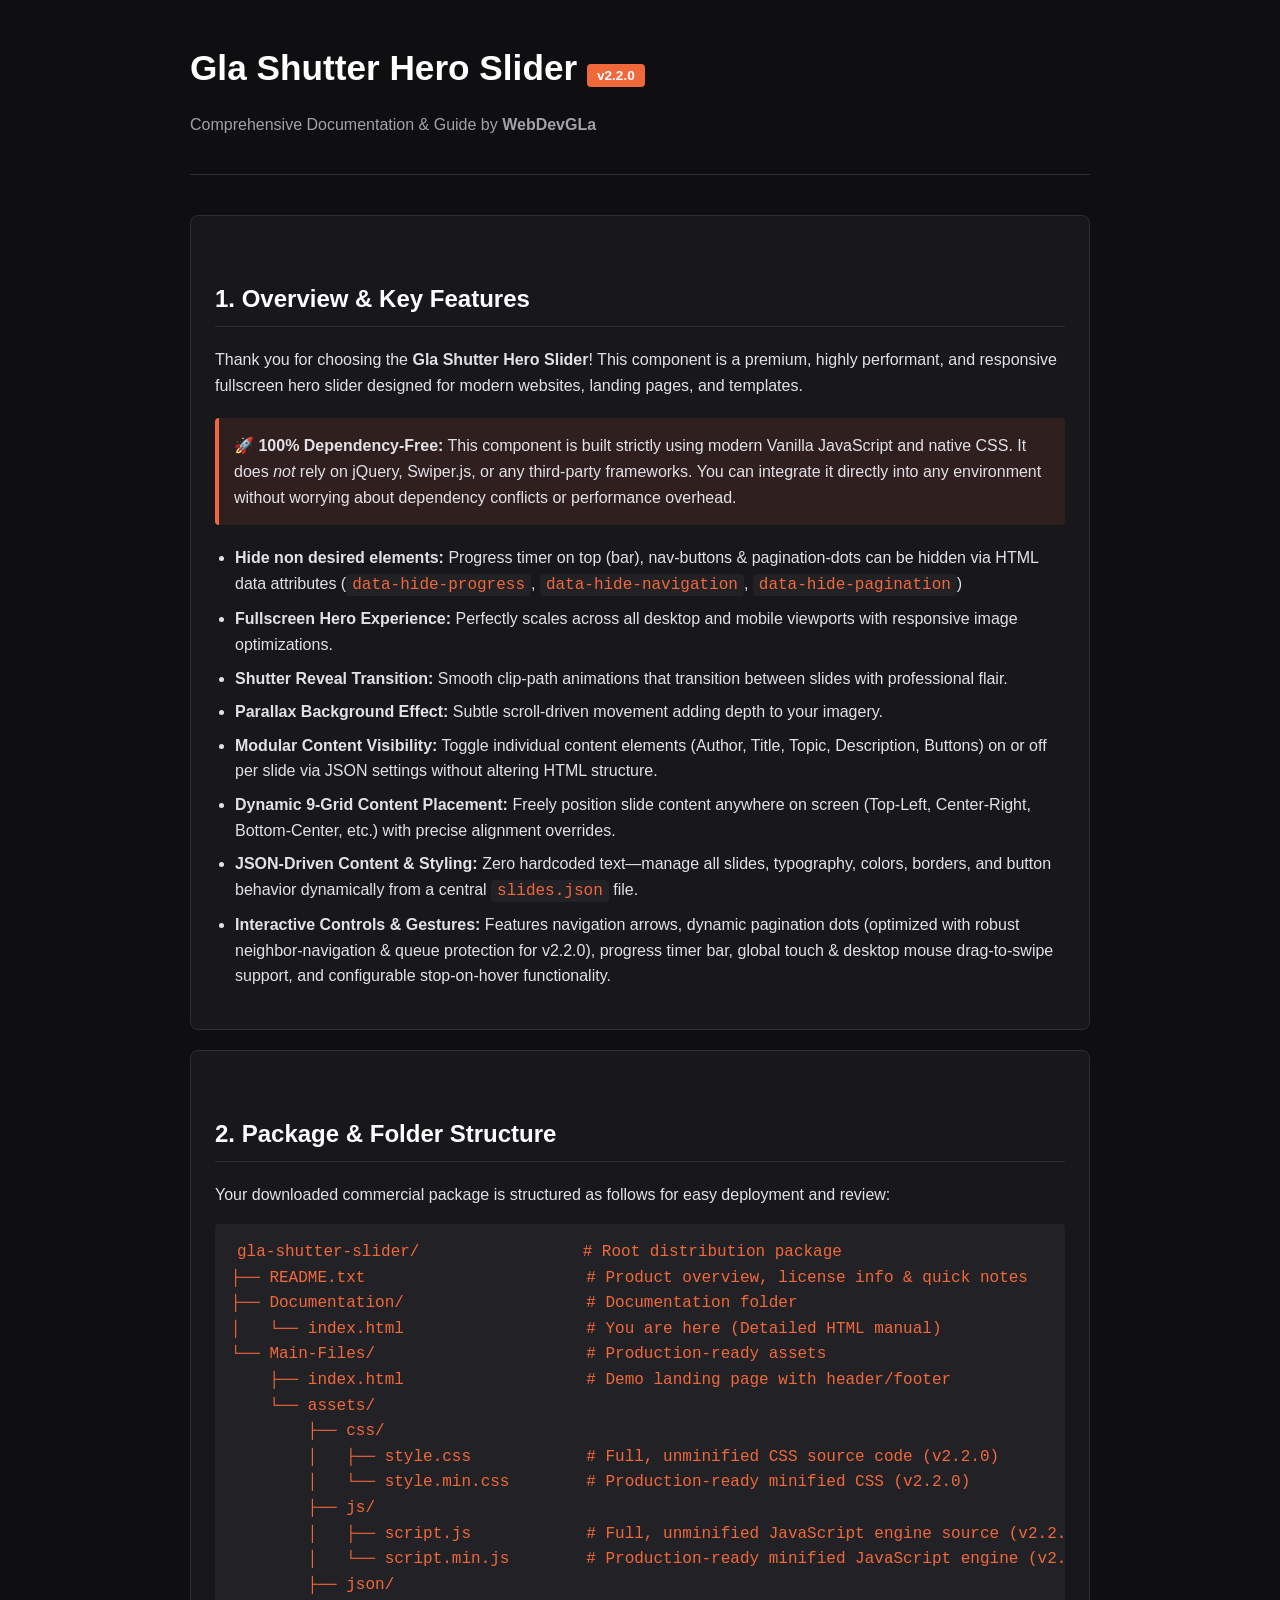
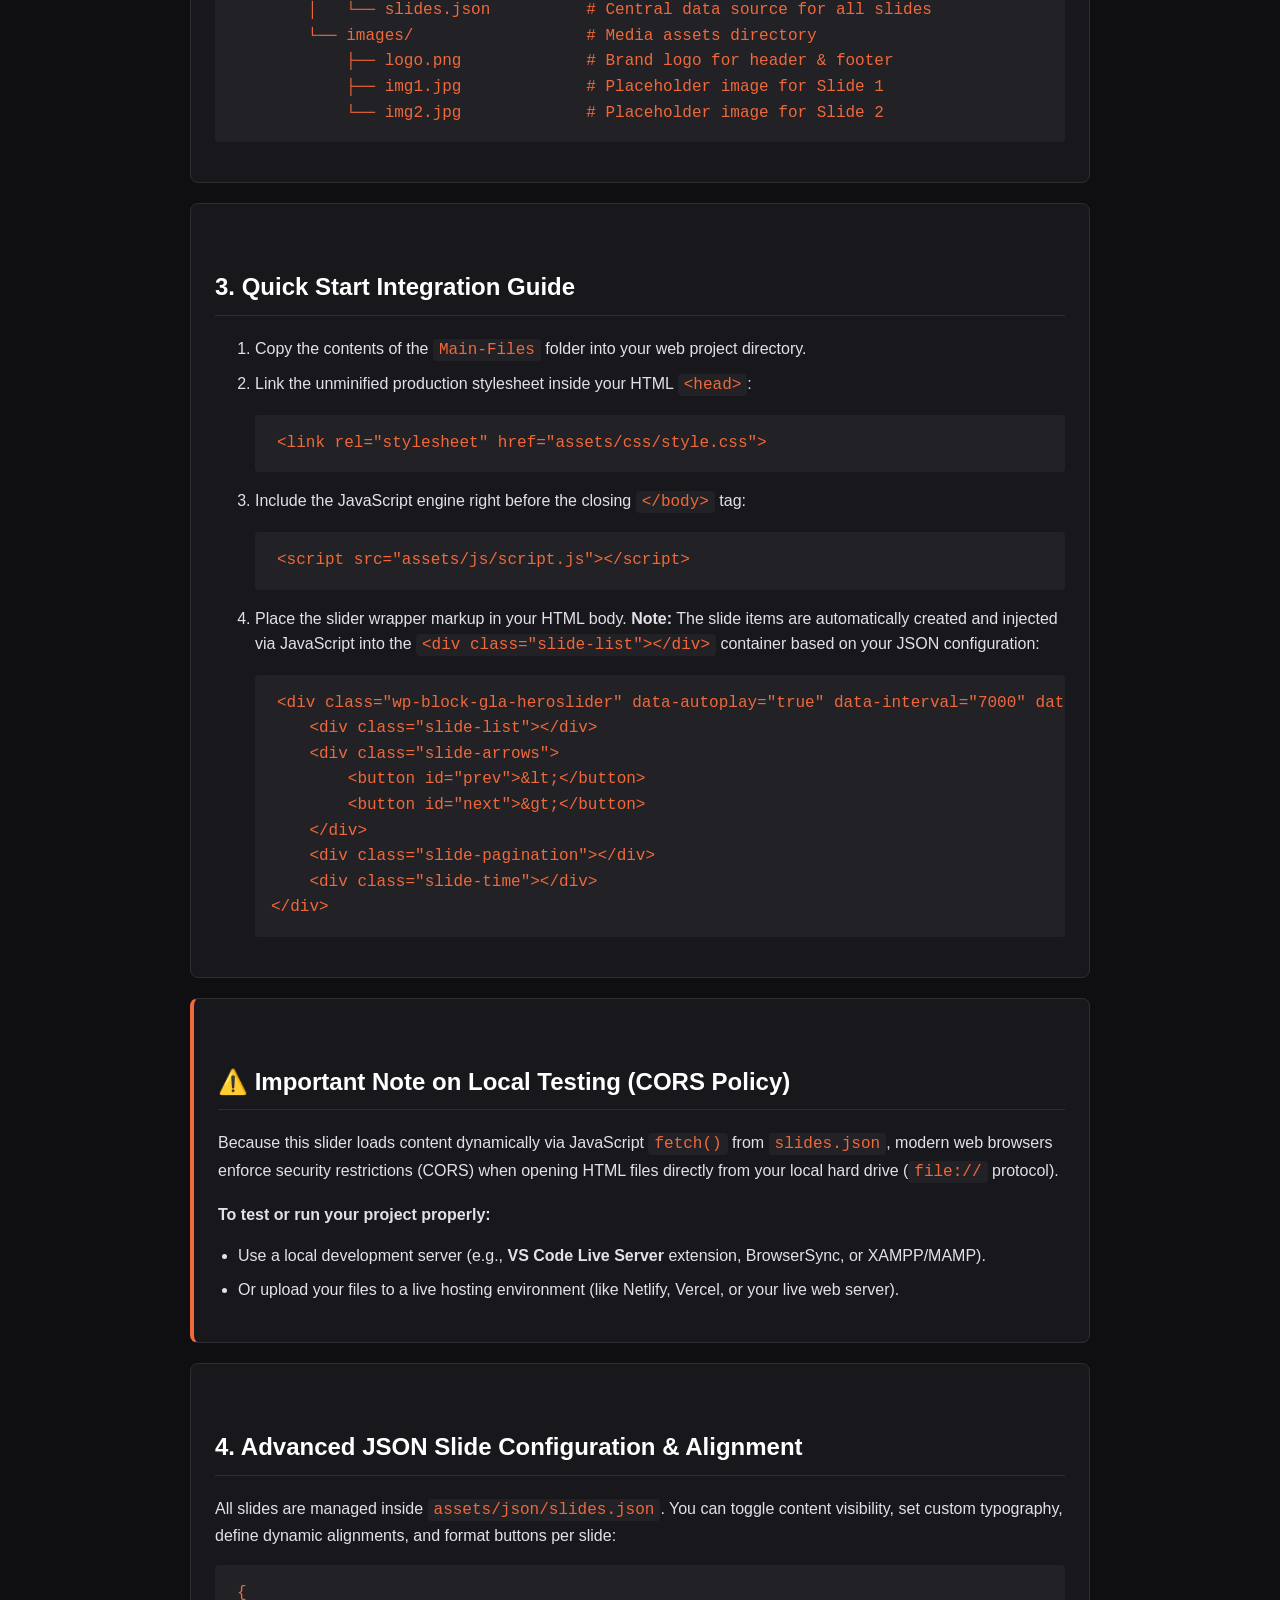
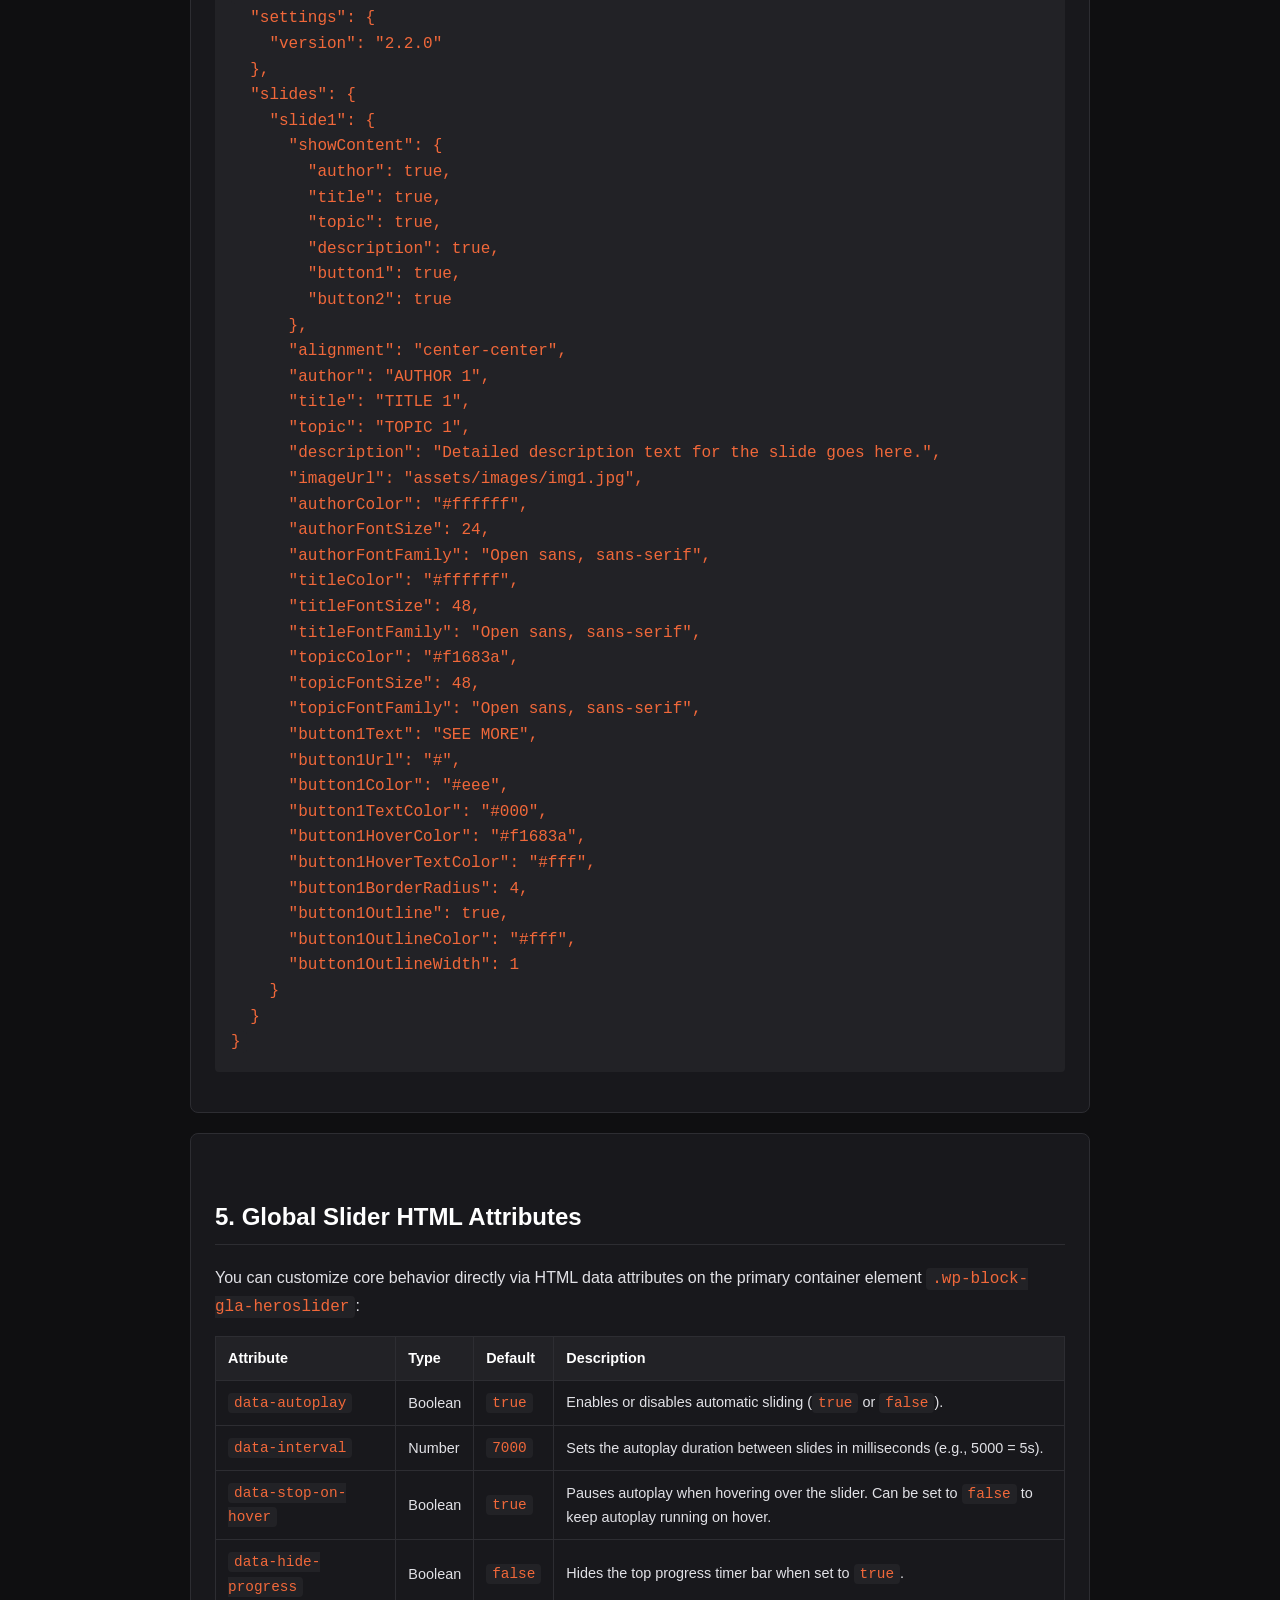
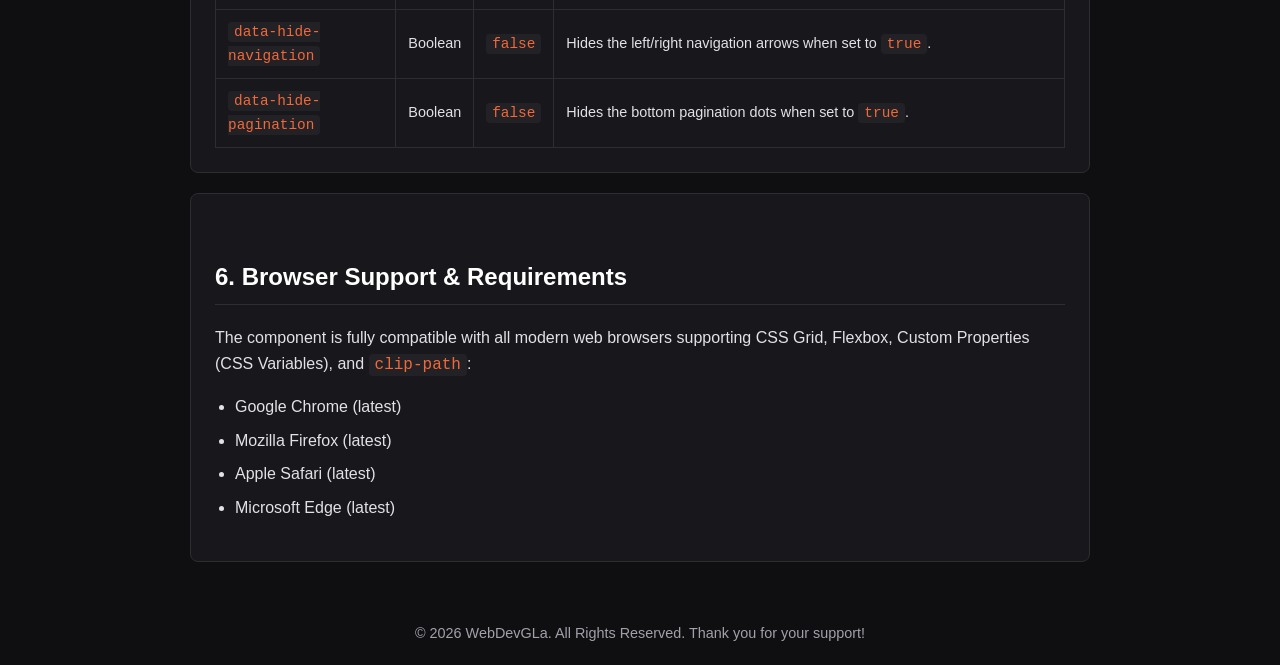
<file: Documentation/index.html>
<!doctype html>
<html lang="en">
	<head>
		<meta charset="UTF-8" />
		<meta name="viewport" content="width=device-width, initial-scale=1.0" />
		<title>Documentation - Gla Shutter Hero Slider</title>
		<style>
			:root {
				--primary: #f1683a;
				--bg: #0f0f11;
				--card-bg: #18181c;
				--text: #e1e1e6;
				--text-muted: #a1a1aa;
				--code-bg: #222226;
			}
			body {
				font-family:
					-apple-system, BlinkMacSystemFont, 'Segoe UI', Roboto,
					Helvetica, Arial, sans-serif;
				background-color: var(--bg);
				color: var(--text);
				line-height: 1.6;
				margin: 0;
				padding: 40px 20px;
			}
			.container {
				max-width: 900px;
				margin: 0 auto;
			}
			header {
				border-bottom: 1px solid #2d2d32;
				padding-bottom: 20px;
				margin-bottom: 40px;
			}
			h1 {
				color: #fff;
				font-size: 2.2rem;
				margin: 0 0 10px 0;
			}
			.badge {
				background-color: var(--primary);
				color: #fff;
				padding: 4px 10px;
				border-radius: 4px;
				font-size: 0.85rem;
				font-weight: 600;
			}
			h2 {
				color: #fff;
				border-bottom: 1px solid #2d2d32;
				padding-bottom: 8px;
				margin-top: 40px;
			}
			.card {
				background-color: var(--card-bg);
				border: 1px solid #2d2d32;
				border-radius: 8px;
				padding: 24px;
				margin-bottom: 20px;
			}
			code,
			pre {
				font-family: 'Fira Code', Monaco, Consolas, monospace;
				background-color: var(--code-bg);
				border-radius: 4px;
			}
			code {
				padding: 2px 6px;
				color: var(--primary);
			}
			pre {
				padding: 16px;
				overflow-x: auto;
				color: #f8f8f2;
			}
			ul {
				padding-left: 20px;
			}
			li {
				margin-bottom: 8px;
			}
			table {
				width: 100%;
				border-collapse: collapse;
				margin-top: 15px;
			}
			th,
			td {
				border: 1px solid #2d2d32;
				padding: 10px 12px;
				text-align: left;
				font-size: 0.9rem;
			}
			th {
				background-color: #222226;
				color: #fff;
			}
			footer {
				margin-top: 60px;
				text-align: center;
				color: var(--text-muted);
				font-size: 0.9rem;
			}
		</style>
	</head>
	<body>
		<div class="container">
			<header>
				<h1>
					Gla Shutter Hero Slider <span class="badge">v2.2.0</span>
				</h1>
				<p style="color: var(--text-muted)">
					Comprehensive Documentation & Guide by
					<strong>WebDevGLa</strong>
				</p>
			</header>

			<section class="card">
				<h2>1. Overview & Key Features</h2>
				<p>
					Thank you for choosing the
					<strong>Gla Shutter Hero Slider</strong>! This component is
					a premium, highly performant, and responsive fullscreen hero
					slider designed for modern websites, landing pages, and
					templates.
				</p>
				<div
					class="doc-badge"
					style="
						background: rgba(241, 104, 58, 0.1);
						border-left: 4px solid #f1683a;
						padding: 15px;
						margin: 20px 0;
						border-radius: 4px;
					"
				>
					<strong>🚀 100% Dependency-Free:</strong>
					This component is built strictly using modern Vanilla
					JavaScript and native CSS. It does <em>not</em> rely on
					jQuery, Swiper.js, or any third-party frameworks. You can
					integrate it directly into any environment without worrying
					about dependency conflicts or performance overhead.
				</div>
				<ul>
					<li>
						<strong>Hide non desired elements:</strong> Progress
						timer on top (bar), nav-buttons & pagination-dots can be
						hidden via HTML data attributes
						(<code>data-hide-progress</code>,
						<code>data-hide-navigation</code>,
						<code>data-hide-pagination</code>)
					</li>

					<li>
						<strong>Fullscreen Hero Experience:</strong> Perfectly
						scales across all desktop and mobile viewports with
						responsive image optimizations.
					</li>
					<li>
						<strong>Shutter Reveal Transition:</strong> Smooth
						clip-path animations that transition between slides with
						professional flair.
					</li>
					<li>
						<strong>Parallax Background Effect:</strong> Subtle
						scroll-driven movement adding depth to your imagery.
					</li>
					<li>
						<strong>Modular Content Visibility:</strong> Toggle
						individual content elements (Author, Title, Topic,
						Description, Buttons) on or off per slide via JSON
						settings without altering HTML structure.
					</li>
					<li>
						<strong>Dynamic 9-Grid Content Placement:</strong>
						Freely position slide content anywhere on screen
						(Top-Left, Center-Right, Bottom-Center, etc.) with
						precise alignment overrides.
					</li>
					<li>
						<strong>JSON-Driven Content & Styling:</strong> Zero
						hardcoded text—manage all slides, typography, colors,
						borders, and button behavior dynamically from a central
						<code>slides.json</code> file.
					</li>
					<li>
						<strong>Interactive Controls & Gestures:</strong>
						Features navigation arrows, dynamic pagination dots
						(optimized with robust neighbor-navigation & queue
						protection for v2.2.0), progress timer bar, global touch
						& desktop mouse drag-to-swipe support, and configurable
						stop-on-hover functionality.
					</li>
				</ul>
			</section>

			<section class="card">
				<h2>2. Package & Folder Structure</h2>
				<p>
					Your downloaded commercial package is structured as follows
					for easy deployment and review:
				</p>
				<pre><code>gla-shutter-slider/                 # Root distribution package
├── README.txt                       # Product overview, license info & quick notes
├── Documentation/                   # Documentation folder
│   └── index.html                   # You are here (Detailed HTML manual)
└── Main-Files/                      # Production-ready assets
    ├── index.html                   # Demo landing page with header/footer
    └── assets/
        ├── css/
        │   ├── style.css            # Full, unminified CSS source code (v2.2.0)
        │   └── style.min.css        # Production-ready minified CSS (v2.2.0)
        ├── js/
        │   ├── script.js            # Full, unminified JavaScript engine source (v2.2.0)
        │   └── script.min.js        # Production-ready minified JavaScript engine (v2.2.0)
        ├── json/
        │   └── slides.json          # Central data source for all slides
        └── images/                  # Media assets directory
            ├── logo.png             # Brand logo for header & footer
            ├── img1.jpg             # Placeholder image for Slide 1
            └── img2.jpg             # Placeholder image for Slide 2</code></pre>
			</section>

			<section class="card">
				<h2>3. Quick Start Integration Guide</h2>
				<ol>
					<li>
						Copy the contents of the <code>Main-Files</code> folder
						into your web project directory.
					</li>
					<li>
						Link the unminified production stylesheet inside your
						HTML <code>&lt;head&gt;</code>:
						<pre><code>&lt;link rel="stylesheet" href="assets/css/style.css"&gt;</code></pre>
					</li>
					<li>
						Include the JavaScript engine right before the closing
						<code>&lt;/body&gt;</code> tag:
						<pre><code>&lt;script src="assets/js/script.js"&gt;&lt;/script&gt;</code></pre>
					</li>
					<li>
						Place the slider wrapper markup in your HTML body.
						<strong>Note:</strong> The slide items are automatically
						created and injected via JavaScript into the
						<code>&lt;div class="slide-list"&gt;&lt;/div&gt;</code>
						container based on your JSON configuration:
						<pre><code>&lt;div class="wp-block-gla-heroslider" data-autoplay="true" data-interval="7000" data-stop-on-hover="true"&gt;
    &lt;div class="slide-list"&gt;&lt;/div&gt;
    &lt;div class="slide-arrows"&gt;
        &lt;button id="prev"&gt;&amp;lt;&lt;/button&gt;
        &lt;button id="next"&gt;&amp;gt;&lt;/button&gt;
    &lt;/div&gt;
    &lt;div class="slide-pagination"&gt;&lt;/div&gt;
    &lt;div class="slide-time"&gt;&lt;/div&gt;
&lt;/div&gt;</code></pre>
					</li>
				</ol>
			</section>

			<section class="card" style="border-left: 4px solid var(--primary)">
				<h2>⚠️ Important Note on Local Testing (CORS Policy)</h2>
				<p>
					Because this slider loads content dynamically via JavaScript
					<code>fetch()</code> from <code>slides.json</code>, modern
					web browsers enforce security restrictions (CORS) when
					opening HTML files directly from your local hard drive
					(<code>file://</code> protocol).
				</p>
				<p><strong>To test or run your project properly:</strong></p>
				<ul>
					<li>
						Use a local development server (e.g.,
						<strong>VS Code Live Server</strong> extension,
						BrowserSync, or XAMPP/MAMP).
					</li>
					<li>
						Or upload your files to a live hosting environment (like
						Netlify, Vercel, or your live web server).
					</li>
				</ul>
			</section>

			<section class="card">
				<h2>4. Advanced JSON Slide Configuration & Alignment</h2>
				<p>
					All slides are managed inside
					<code>assets/json/slides.json</code>. You can toggle content
					visibility, set custom typography, define dynamic
					alignments, and format buttons per slide:
				</p>
				<pre><code>{
  "settings": {
    "version": "2.2.0"
  },
  "slides": {
    "slide1": {
      "showContent": {
        "author": true,
        "title": true,
        "topic": true,
        "description": true,
        "button1": true,
        "button2": true
      },
      "alignment": "center-center",
      "author": "AUTHOR 1",
      "title": "TITLE 1",
      "topic": "TOPIC 1",
      "description": "Detailed description text for the slide goes here.",
      "imageUrl": "assets/images/img1.jpg",
      "authorColor": "#ffffff",
      "authorFontSize": 24,
      "authorFontFamily": "Open sans, sans-serif",
      "titleColor": "#ffffff",
      "titleFontSize": 48,
      "titleFontFamily": "Open sans, sans-serif",
      "topicColor": "#f1683a",
      "topicFontSize": 48,
      "topicFontFamily": "Open sans, sans-serif",
      "button1Text": "SEE MORE",
      "button1Url": "#",
      "button1Color": "#eee",
      "button1TextColor": "#000",
      "button1HoverColor": "#f1683a",
      "button1HoverTextColor": "#fff",
      "button1BorderRadius": 4,
      "button1Outline": true,
      "button1OutlineColor": "#fff",
      "button1OutlineWidth": 1
    }
  }
}</code></pre>
			</section>

			<section class="card">
				<h2>5. Global Slider HTML Attributes</h2>
				<p>
					You can customize core behavior directly via HTML data
					attributes on the primary container element
					<code>.wp-block-gla-heroslider</code>:
				</p>
				<table>
					<thead>
						<tr>
							<th>Attribute</th>
							<th>Type</th>
							<th>Default</th>
							<th>Description</th>
						</tr>
					</thead>
					<tbody>
						<tr>
							<td><code>data-autoplay</code></td>
							<td>Boolean</td>
							<td><code>true</code></td>
							<td>
								Enables or disables automatic sliding (<code
									>true</code
								>
								or <code>false</code>).
							</td>
						</tr>
						<tr>
							<td><code>data-interval</code></td>
							<td>Number</td>
							<td><code>7000</code></td>
							<td>
								Sets the autoplay duration between slides in
								milliseconds (e.g., 5000 = 5s).
							</td>
						</tr>
						<tr>
							<td><code>data-stop-on-hover</code></td>
							<td>Boolean</td>
							<td><code>true</code></td>
							<td>
								Pauses autoplay when hovering over the slider.
								Can be set to <code>false</code> to keep
								autoplay running on hover.
							</td>
						</tr>
						<tr>
							<td><code>data-hide-progress</code></td>
							<td>Boolean</td>
							<td><code>false</code></td>
							<td>
								Hides the top progress timer bar when set to
								<code>true</code>.
							</td>
						</tr>
						<tr>
							<td><code>data-hide-navigation</code></td>
							<td>Boolean</td>
							<td><code>false</code></td>
							<td>
								Hides the left/right navigation arrows when set
								to <code>true</code>.
							</td>
						</tr>
						<tr>
							<td><code>data-hide-pagination</code></td>
							<td>Boolean</td>
							<td><code>false</code></td>
							<td>
								Hides the bottom pagination dots when set to
								<code>true</code>.
							</td>
						</tr>
					</tbody>
				</table>
			</section>

			<section class="card">
				<h2>6. Browser Support & Requirements</h2>
				<p>
					The component is fully compatible with all modern web
					browsers supporting CSS Grid, Flexbox, Custom Properties
					(CSS Variables), and <code>clip-path</code>:
				</p>
				<ul>
					<li>Google Chrome (latest)</li>
					<li>Mozilla Firefox (latest)</li>
					<li>Apple Safari (latest)</li>
					<li>Microsoft Edge (latest)</li>
				</ul>
			</section>

			<footer>
				<p>
					&copy; 2026 WebDevGLa. All Rights Reserved. Thank you for
					your support!
				</p>
			</footer>
		</div>
	</body>
</html>
</file>
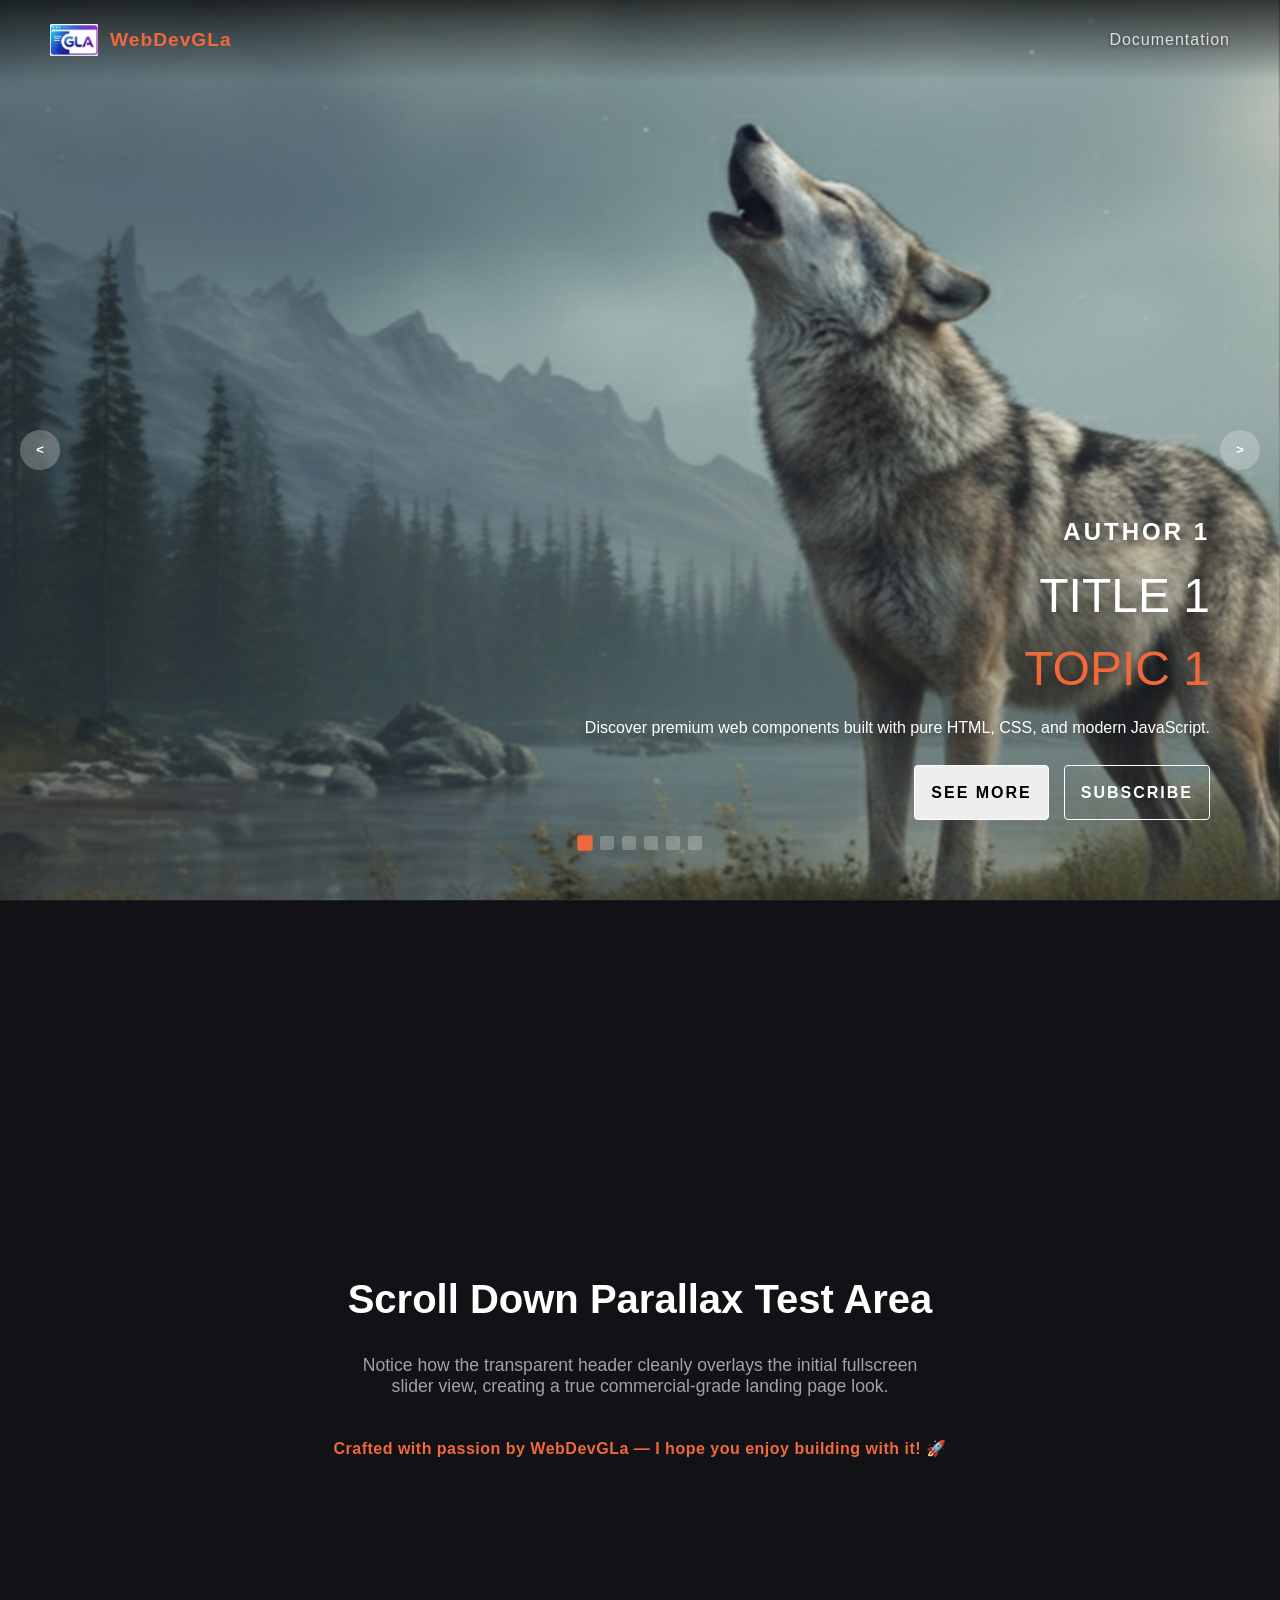
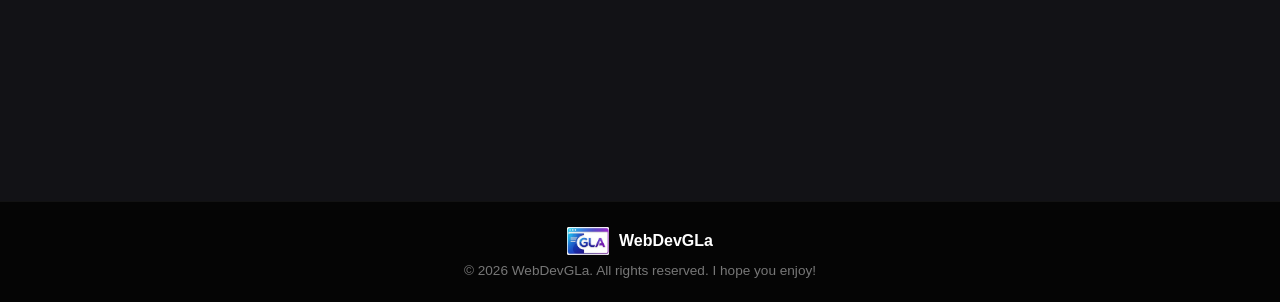
<file: Main-Files/index.html>
<!doctype html>
<html lang="en">
	<head>
		<meta charset="UTF-8" />
		<meta name="viewport" content="width=device-width, initial-scale=1.0" />
		<title>Gla Shutter Hero Slider - Demo</title>
		<!-- Production CSS -->
		<link rel="stylesheet" href="assets/css/style.min.css" />
		<!-- Development CSS -->
		<!-- <link rel="stylesheet" href="assets/css/style.css" /> -->
		<style>
			/* Base Styling */
			body,
			html {
				margin: 0;
				padding: 0;
				background-color: #0f0f11;
				color: #fff;
				font-family:
					-apple-system, BlinkMacSystemFont, 'Segoe UI', Roboto,
					sans-serif;
			}

			/* Transparent & Overlapping Menu */
			.demo-header {
				position: absolute;
				top: 0;
				left: 0;
				width: 100%;
				height: 80px;
				display: flex;
				justify-content: space-between;
				align-items: center;
				padding: 0 50px;
				box-sizing: border-box;
				background: linear-gradient(
					to bottom,
					rgba(0, 0, 0, 0.7) 0%,
					rgba(0, 0, 0, 0) 100%
				);
				z-index: 1000;
			}
			.demo-brand {
				display: flex;
				align-items: center;
				gap: 12px; /* Abstand zwischen Logo und Text */
				text-decoration: none;
			}
			.demo-brand img {
				height: 32px;
				width: auto;
				object-fit: contain;
			}
			.demo-brand span {
				font-weight: bold;
				font-size: 1.2rem;
				letter-spacing: 1px;
				color: #f1683a;
			}
			.demo-nav {
				display: flex;
				gap: 30px;
				font-size: 1rem;
				font-weight: 500;
				letter-spacing: 1px;
			}
			.demo-nav a,
			.demo-nav span {
				color: #ddd;
				text-decoration: none;
				cursor: pointer;
				transition: color 0.3s;
				text-shadow: 0 2px 4px rgba(0, 0, 0, 0.5);
			}
			.demo-nav a:hover,
			.demo-nav span:hover {
				color: #fff;
			}

			/* Second Screen for Parallax Testing */
			.demo-next-section {
				height: 100vh;
				display: flex;
				flex-direction: column;
				justify-content: center;
				align-items: center;
				background-color: #121216;
				text-align: center;
				padding: 0 20px;
				border-top: 1px solid rgba(255, 255, 255, 0.05);
			}
			.demo-next-section h2 {
				font-size: 2.5rem;
				margin-bottom: 15px;
				color: #fff;
			}
			.demo-next-section p {
				color: #a1a1aa;
				font-size: 1.1rem;
				max-width: 600px;
			}

			/* Footer with sales encouragement message */
			.demo-footer {
				height: 100px;
				background: #050505;
				display: flex;
				flex-direction: column;
				justify-content: center;
				align-items: center;
				gap: 8px;
				font-size: 0.85rem;
				color: #777;
				border-top: 1px solid rgba(255, 255, 255, 0.05);
			}
			.demo-footer .footer-brand {
				color: #fff;
				font-weight: 600;
			}
		</style>
	</head>
	<body>
		<!-- TRANSPARENT & OVERLAPPING HEADER -->
		<header class="demo-header">
			<!-- <div style="display: flex; align-items: center; gap: 10px">
				<img
					src="assets/images/logo.png"
					alt="WebDevGLa Logo"
					style="
						height: 32px;
						width: auto;
						object-fit: contain;
						filter: drop-shadow(0 2px 4px rgba(0, 0, 0, 0.5));
					"
				/>
				<span>WebDevGLa</span>
			</div> -->
			<a href="#" class="demo-brand">
				<img src="assets/images/logo.png" alt="WebDevGLa Logo" />
				<span>WebDevGLa</span>
			</a>
			<nav class="demo-nav">
				<!-- <span>Home</span> -->
				<!-- <span>Features</span> -->
				<!-- <span>Portfolio</span> -->
				<a href="Documentation/index.html" target="_blank"
					>Documentation</a
				>
				<!-- <span>Contact</span> -->
			</nav>
		</header>

		<!-- HERO SLIDER (Starts at top 0, overlapping under transparent header) -->
		<div
			class="wp-block-gla-heroslider"
			data-autoplay="true"
			data-interval="7000"
			data-stop-on-hover="true"
			data-hide-progress="false"
			data-hide-navigation="false"
			data-hide-pagination="false"
		>
			<div class="slide-time"></div>
			<div class="slide-list">
				<!-- Dynamically injected via JavaScript from slides.json -->
			</div>
			<div class="slide-arrows">
				<button id="prev">&lt;</button>
				<button id="next">&gt;</button>
			</div>
			<div class="slide-pagination"></div>
		</div>

		<!-- SECOND SCREEN: PARALLAX TEST AREA -->
		<section class="demo-next-section">
			<h2>Scroll Down Parallax Test Area</h2>
			<p>
				Notice how the transparent header cleanly overlays the initial
				fullscreen slider view, creating a true commercial-grade landing
				page look.
			</p>
			<div
				style="
					margin-top: 25px;
					color: #f1683a;
					font-weight: 600;
					letter-spacing: 0.5px;
				"
			>
				Crafted with passion by WebDevGLa — I hope you enjoy building
				with it! 🚀
			</div>
		</section>

		<!-- FOOTER -->
		<footer class="demo-footer">
			<div style="display: flex; align-items: center; gap: 10px">
				<img
					src="assets/images/logo.png"
					alt="WebDevGLa Logo"
					style="height: 28px; width: auto; object-fit: contain"
				/>
				<span style="font-weight: 600; color: #fff; font-size: 1rem"
					>WebDevGLa</span
				>
			</div>
			<div>
				&copy; 2026 WebDevGLa. All rights reserved. I hope you enjoy!
			</div>
		</footer>

		<!-- Production JavaScript -->
		<script src="assets/js/script.min.js"></script>
		<!-- Development JavaScript -->
		<!-- <script src="assets/js/script.js"></script> -->
	</body>
</html>
</file>
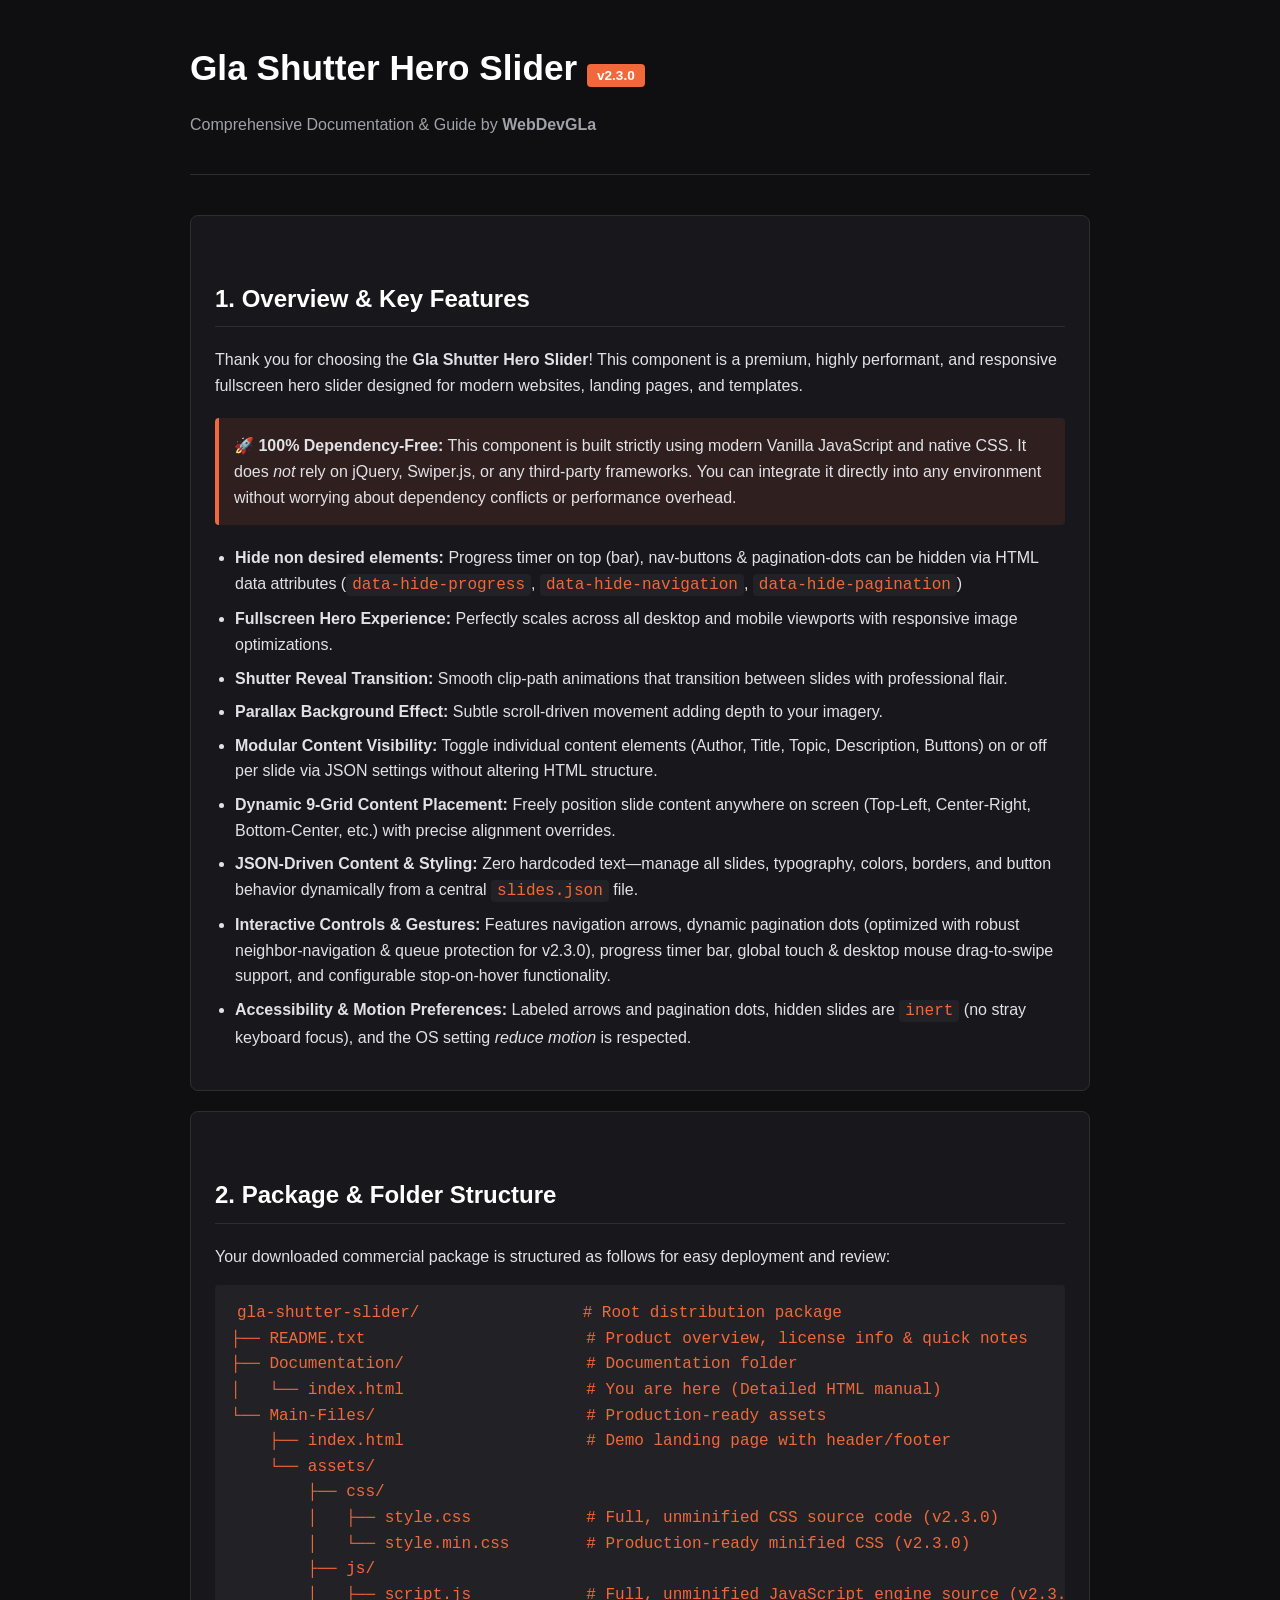
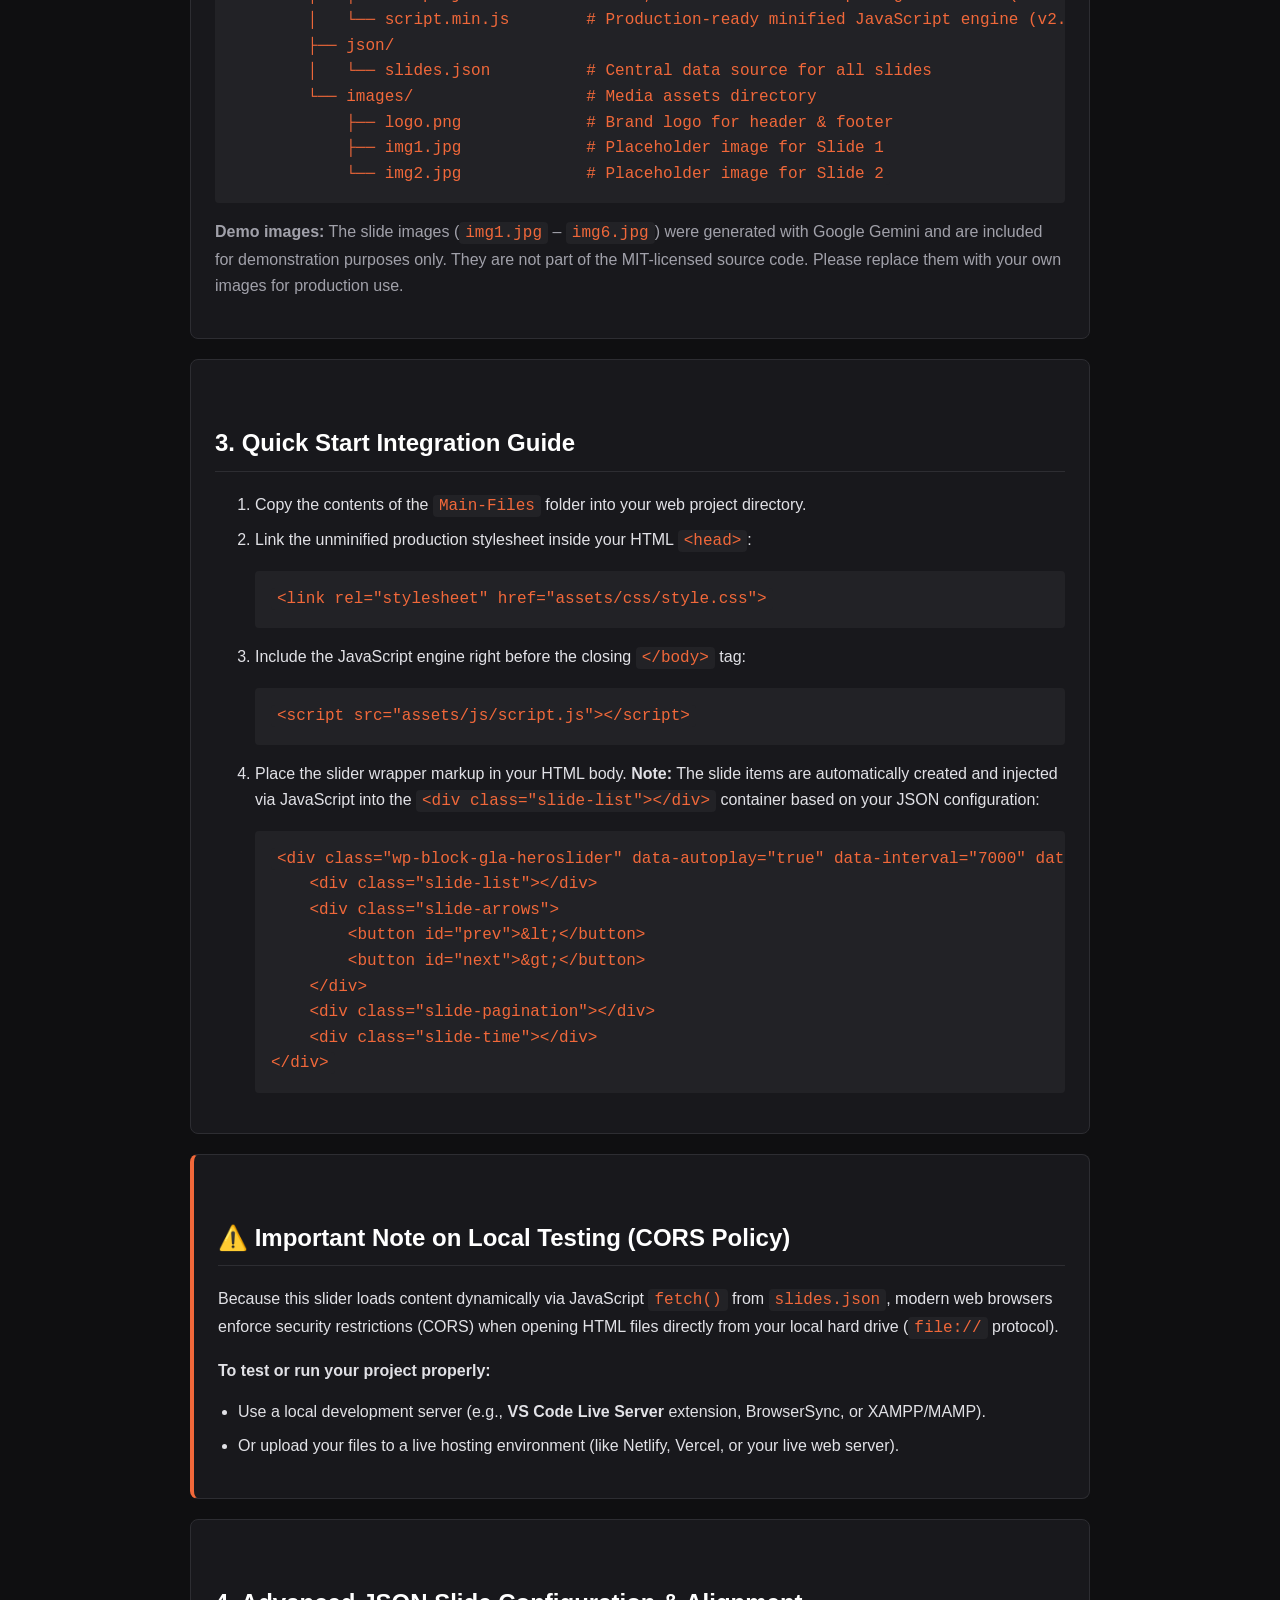
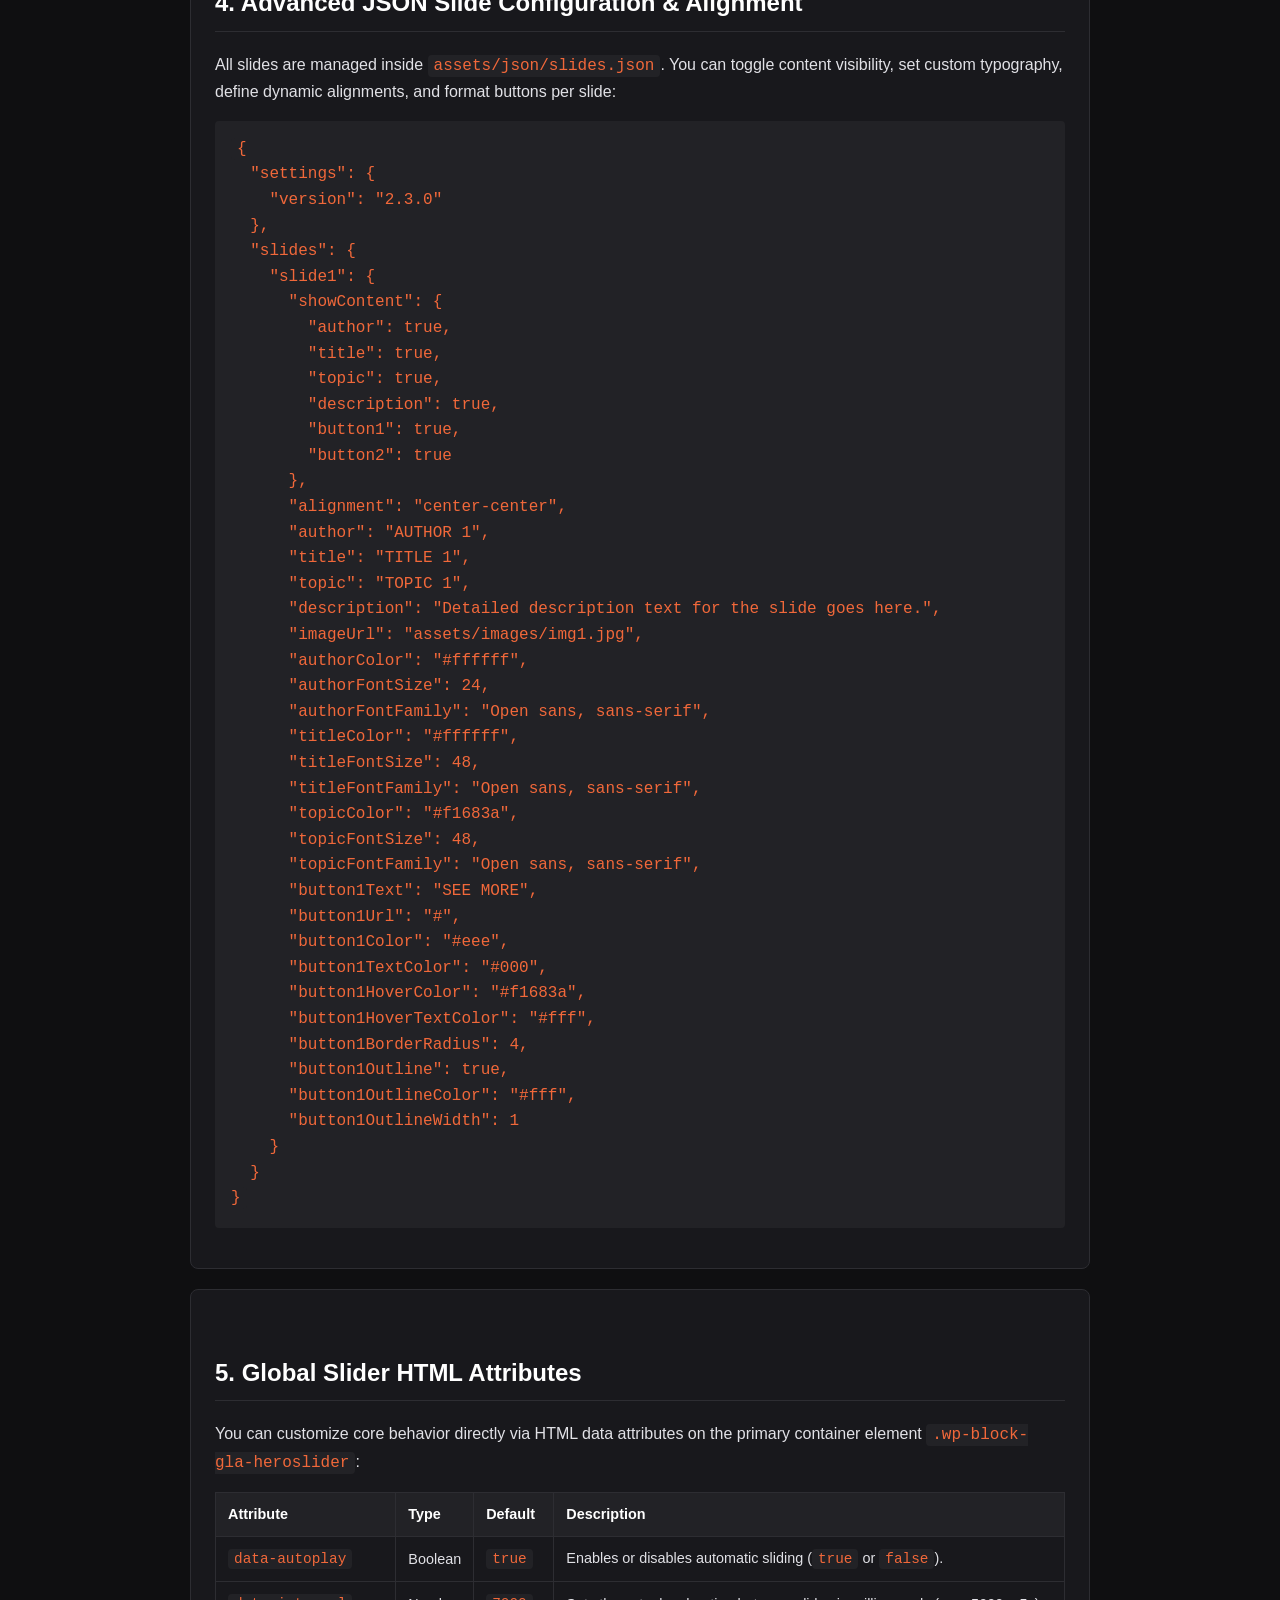
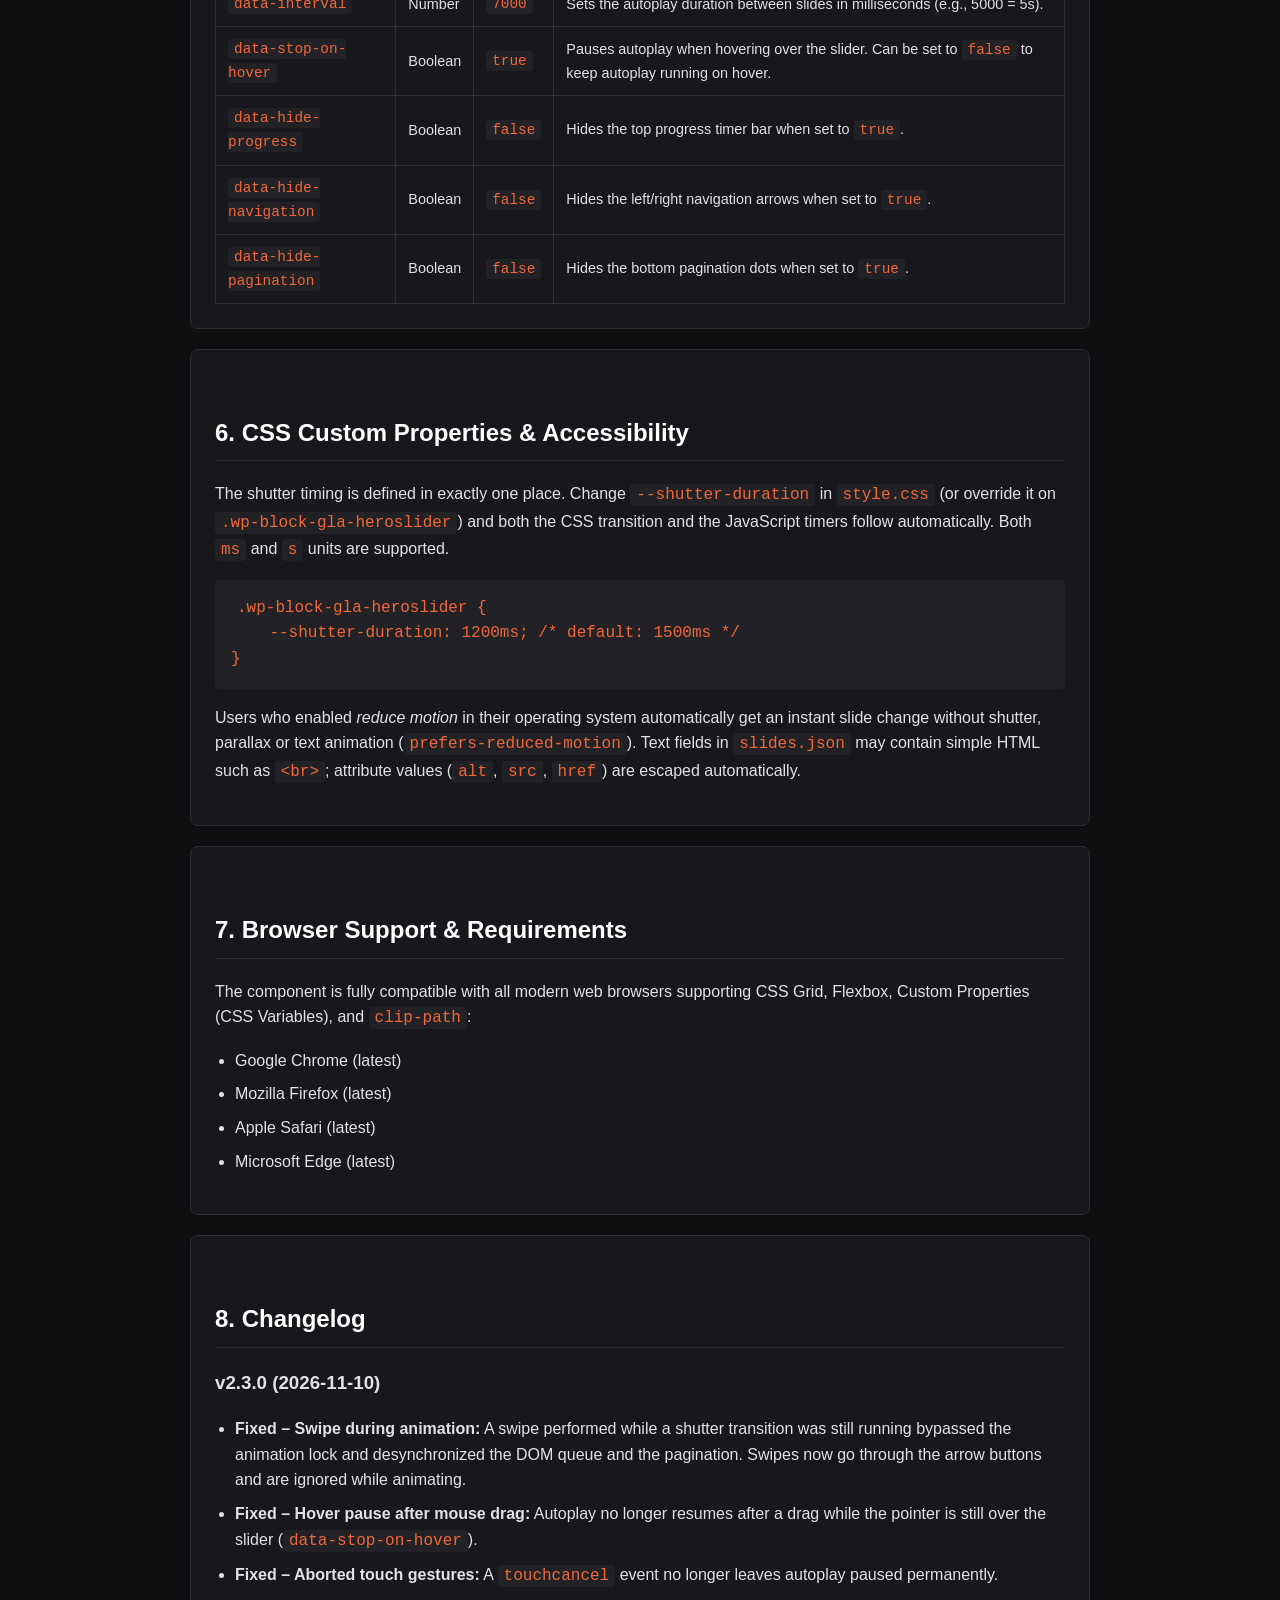
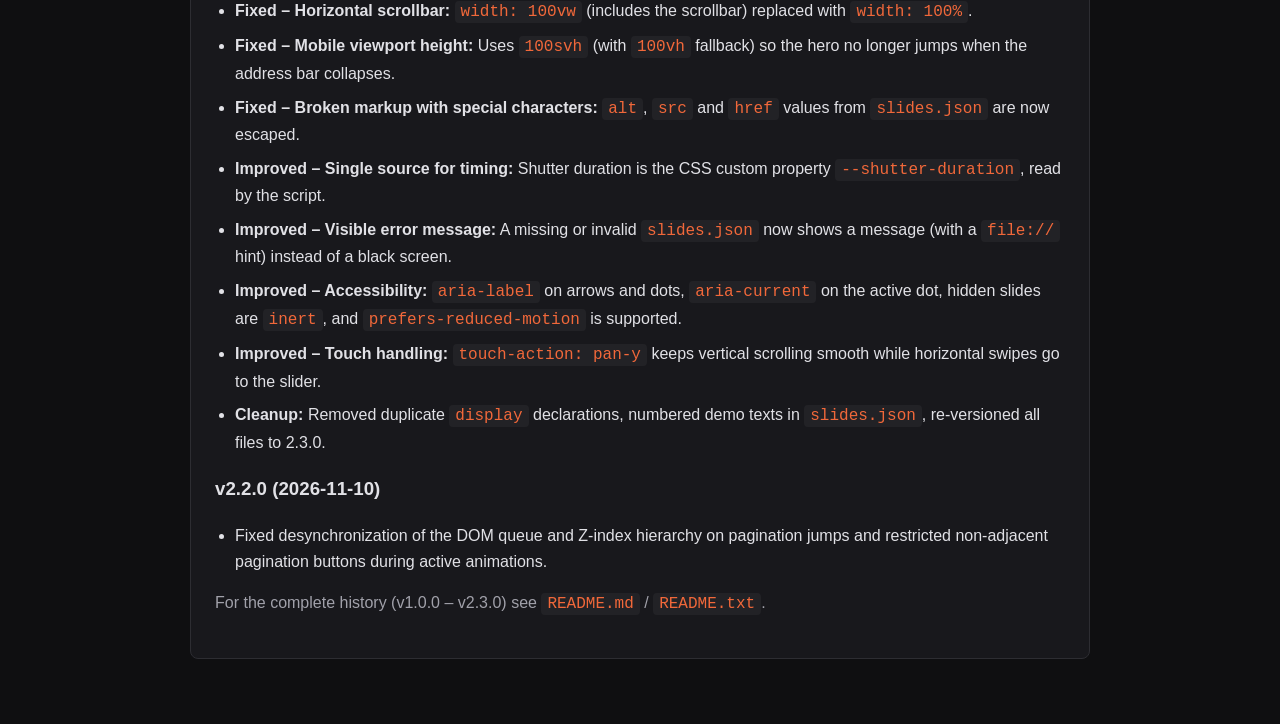
<file: Main-Files/Documentation/index.html>
<!doctype html>
<html lang="en">
	<head>
		<meta charset="UTF-8" />
		<meta name="viewport" content="width=device-width, initial-scale=1.0" />
		<title>Documentation - Gla Shutter Hero Slider</title>
		<style>
			:root {
				--primary: #f1683a;
				--bg: #0f0f11;
				--card-bg: #18181c;
				--text: #e1e1e6;
				--text-muted: #a1a1aa;
				--code-bg: #222226;
			}
			body {
				font-family:
					-apple-system, BlinkMacSystemFont, 'Segoe UI', Roboto,
					Helvetica, Arial, sans-serif;
				background-color: var(--bg);
				color: var(--text);
				line-height: 1.6;
				margin: 0;
				padding: 40px 20px;
			}
			.container {
				max-width: 900px;
				margin: 0 auto;
			}
			header {
				border-bottom: 1px solid #2d2d32;
				padding-bottom: 20px;
				margin-bottom: 40px;
			}
			h1 {
				color: #fff;
				font-size: 2.2rem;
				margin: 0 0 10px 0;
			}
			.badge {
				background-color: var(--primary);
				color: #fff;
				padding: 4px 10px;
				border-radius: 4px;
				font-size: 0.85rem;
				font-weight: 600;
			}
			h2 {
				color: #fff;
				border-bottom: 1px solid #2d2d32;
				padding-bottom: 8px;
				margin-top: 40px;
			}
			.card {
				background-color: var(--card-bg);
				border: 1px solid #2d2d32;
				border-radius: 8px;
				padding: 24px;
				margin-bottom: 20px;
			}
			code,
			pre {
				font-family: 'Fira Code', Monaco, Consolas, monospace;
				background-color: var(--code-bg);
				border-radius: 4px;
			}
			code {
				padding: 2px 6px;
				color: var(--primary);
			}
			pre {
				padding: 16px;
				overflow-x: auto;
				color: #f8f8f2;
			}
			ul {
				padding-left: 20px;
			}
			li {
				margin-bottom: 8px;
			}
			table {
				width: 100%;
				border-collapse: collapse;
				margin-top: 15px;
			}
			th,
			td {
				border: 1px solid #2d2d32;
				padding: 10px 12px;
				text-align: left;
				font-size: 0.9rem;
			}
			th {
				background-color: #222226;
				color: #fff;
			}
			footer {
				margin-top: 60px;
				text-align: center;
				color: var(--text-muted);
				font-size: 0.9rem;
			}
		</style>
	</head>
	<body>
		<div class="container">
			<header>
				<h1>
					Gla Shutter Hero Slider <span class="badge">v2.3.0</span>
				</h1>
				<p style="color: var(--text-muted)">
					Comprehensive Documentation & Guide by
					<strong>WebDevGLa</strong>
				</p>
			</header>

			<section class="card">
				<h2>1. Overview & Key Features</h2>
				<p>
					Thank you for choosing the
					<strong>Gla Shutter Hero Slider</strong>! This component is
					a premium, highly performant, and responsive fullscreen hero
					slider designed for modern websites, landing pages, and
					templates.
				</p>
				<div
					class="doc-badge"
					style="
						background: rgba(241, 104, 58, 0.1);
						border-left: 4px solid #f1683a;
						padding: 15px;
						margin: 20px 0;
						border-radius: 4px;
					"
				>
					<strong>🚀 100% Dependency-Free:</strong>
					This component is built strictly using modern Vanilla
					JavaScript and native CSS. It does <em>not</em> rely on
					jQuery, Swiper.js, or any third-party frameworks. You can
					integrate it directly into any environment without worrying
					about dependency conflicts or performance overhead.
				</div>
				<ul>
					<li>
						<strong>Hide non desired elements:</strong> Progress
						timer on top (bar), nav-buttons & pagination-dots can be
						hidden via HTML data attributes
						(<code>data-hide-progress</code>,
						<code>data-hide-navigation</code>,
						<code>data-hide-pagination</code>)
					</li>

					<li>
						<strong>Fullscreen Hero Experience:</strong> Perfectly
						scales across all desktop and mobile viewports with
						responsive image optimizations.
					</li>
					<li>
						<strong>Shutter Reveal Transition:</strong> Smooth
						clip-path animations that transition between slides with
						professional flair.
					</li>
					<li>
						<strong>Parallax Background Effect:</strong> Subtle
						scroll-driven movement adding depth to your imagery.
					</li>
					<li>
						<strong>Modular Content Visibility:</strong> Toggle
						individual content elements (Author, Title, Topic,
						Description, Buttons) on or off per slide via JSON
						settings without altering HTML structure.
					</li>
					<li>
						<strong>Dynamic 9-Grid Content Placement:</strong>
						Freely position slide content anywhere on screen
						(Top-Left, Center-Right, Bottom-Center, etc.) with
						precise alignment overrides.
					</li>
					<li>
						<strong>JSON-Driven Content & Styling:</strong> Zero
						hardcoded text—manage all slides, typography, colors,
						borders, and button behavior dynamically from a central
						<code>slides.json</code> file.
					</li>
					<li>
						<strong>Interactive Controls & Gestures:</strong>
						Features navigation arrows, dynamic pagination dots
						(optimized with robust neighbor-navigation & queue
						protection for v2.3.0), progress timer bar, global touch
						& desktop mouse drag-to-swipe support, and configurable
						stop-on-hover functionality.
					</li>
					<li>
						<strong>Accessibility & Motion Preferences:</strong>
						Labeled arrows and pagination dots, hidden slides are
						<code>inert</code> (no stray keyboard focus), and the OS
						setting <em>reduce motion</em> is respected.
					</li>
				</ul>
			</section>

			<section class="card">
				<h2>2. Package & Folder Structure</h2>
				<p>
					Your downloaded commercial package is structured as follows
					for easy deployment and review:
				</p>
				<pre><code>gla-shutter-slider/                 # Root distribution package
├── README.txt                       # Product overview, license info & quick notes
├── Documentation/                   # Documentation folder
│   └── index.html                   # You are here (Detailed HTML manual)
└── Main-Files/                      # Production-ready assets
    ├── index.html                   # Demo landing page with header/footer
    └── assets/
        ├── css/
        │   ├── style.css            # Full, unminified CSS source code (v2.3.0)
        │   └── style.min.css        # Production-ready minified CSS (v2.3.0)
        ├── js/
        │   ├── script.js            # Full, unminified JavaScript engine source (v2.3.0)
        │   └── script.min.js        # Production-ready minified JavaScript engine (v2.3.0)
        ├── json/
        │   └── slides.json          # Central data source for all slides
        └── images/                  # Media assets directory
            ├── logo.png             # Brand logo for header & footer
            ├── img1.jpg             # Placeholder image for Slide 1
            └── img2.jpg             # Placeholder image for Slide 2</code></pre>
				<p style="color: var(--text-muted)">
					<strong>Demo images:</strong> The slide images
					(<code>img1.jpg</code> – <code>img6.jpg</code>) were generated
					with Google Gemini and are included for demonstration purposes
					only. They are not part of the MIT-licensed source code. Please
					replace them with your own images for production use.
				</p>
			</section>

			<section class="card">
				<h2>3. Quick Start Integration Guide</h2>
				<ol>
					<li>
						Copy the contents of the <code>Main-Files</code> folder
						into your web project directory.
					</li>
					<li>
						Link the unminified production stylesheet inside your
						HTML <code>&lt;head&gt;</code>:
						<pre><code>&lt;link rel="stylesheet" href="assets/css/style.css"&gt;</code></pre>
					</li>
					<li>
						Include the JavaScript engine right before the closing
						<code>&lt;/body&gt;</code> tag:
						<pre><code>&lt;script src="assets/js/script.js"&gt;&lt;/script&gt;</code></pre>
					</li>
					<li>
						Place the slider wrapper markup in your HTML body.
						<strong>Note:</strong> The slide items are automatically
						created and injected via JavaScript into the
						<code>&lt;div class="slide-list"&gt;&lt;/div&gt;</code>
						container based on your JSON configuration:
						<pre><code>&lt;div class="wp-block-gla-heroslider" data-autoplay="true" data-interval="7000" data-stop-on-hover="true"&gt;
    &lt;div class="slide-list"&gt;&lt;/div&gt;
    &lt;div class="slide-arrows"&gt;
        &lt;button id="prev"&gt;&amp;lt;&lt;/button&gt;
        &lt;button id="next"&gt;&amp;gt;&lt;/button&gt;
    &lt;/div&gt;
    &lt;div class="slide-pagination"&gt;&lt;/div&gt;
    &lt;div class="slide-time"&gt;&lt;/div&gt;
&lt;/div&gt;</code></pre>
					</li>
				</ol>
			</section>

			<section class="card" style="border-left: 4px solid var(--primary)">
				<h2>⚠️ Important Note on Local Testing (CORS Policy)</h2>
				<p>
					Because this slider loads content dynamically via JavaScript
					<code>fetch()</code> from <code>slides.json</code>, modern
					web browsers enforce security restrictions (CORS) when
					opening HTML files directly from your local hard drive
					(<code>file://</code> protocol).
				</p>
				<p><strong>To test or run your project properly:</strong></p>
				<ul>
					<li>
						Use a local development server (e.g.,
						<strong>VS Code Live Server</strong> extension,
						BrowserSync, or XAMPP/MAMP).
					</li>
					<li>
						Or upload your files to a live hosting environment (like
						Netlify, Vercel, or your live web server).
					</li>
				</ul>
			</section>

			<section class="card">
				<h2>4. Advanced JSON Slide Configuration & Alignment</h2>
				<p>
					All slides are managed inside
					<code>assets/json/slides.json</code>. You can toggle content
					visibility, set custom typography, define dynamic
					alignments, and format buttons per slide:
				</p>
				<pre><code>{
  "settings": {
    "version": "2.3.0"
  },
  "slides": {
    "slide1": {
      "showContent": {
        "author": true,
        "title": true,
        "topic": true,
        "description": true,
        "button1": true,
        "button2": true
      },
      "alignment": "center-center",
      "author": "AUTHOR 1",
      "title": "TITLE 1",
      "topic": "TOPIC 1",
      "description": "Detailed description text for the slide goes here.",
      "imageUrl": "assets/images/img1.jpg",
      "authorColor": "#ffffff",
      "authorFontSize": 24,
      "authorFontFamily": "Open sans, sans-serif",
      "titleColor": "#ffffff",
      "titleFontSize": 48,
      "titleFontFamily": "Open sans, sans-serif",
      "topicColor": "#f1683a",
      "topicFontSize": 48,
      "topicFontFamily": "Open sans, sans-serif",
      "button1Text": "SEE MORE",
      "button1Url": "#",
      "button1Color": "#eee",
      "button1TextColor": "#000",
      "button1HoverColor": "#f1683a",
      "button1HoverTextColor": "#fff",
      "button1BorderRadius": 4,
      "button1Outline": true,
      "button1OutlineColor": "#fff",
      "button1OutlineWidth": 1
    }
  }
}</code></pre>
			</section>

			<section class="card">
				<h2>5. Global Slider HTML Attributes</h2>
				<p>
					You can customize core behavior directly via HTML data
					attributes on the primary container element
					<code>.wp-block-gla-heroslider</code>:
				</p>
				<table>
					<thead>
						<tr>
							<th>Attribute</th>
							<th>Type</th>
							<th>Default</th>
							<th>Description</th>
						</tr>
					</thead>
					<tbody>
						<tr>
							<td><code>data-autoplay</code></td>
							<td>Boolean</td>
							<td><code>true</code></td>
							<td>
								Enables or disables automatic sliding (<code
									>true</code
								>
								or <code>false</code>).
							</td>
						</tr>
						<tr>
							<td><code>data-interval</code></td>
							<td>Number</td>
							<td><code>7000</code></td>
							<td>
								Sets the autoplay duration between slides in
								milliseconds (e.g., 5000 = 5s).
							</td>
						</tr>
						<tr>
							<td><code>data-stop-on-hover</code></td>
							<td>Boolean</td>
							<td><code>true</code></td>
							<td>
								Pauses autoplay when hovering over the slider.
								Can be set to <code>false</code> to keep
								autoplay running on hover.
							</td>
						</tr>
						<tr>
							<td><code>data-hide-progress</code></td>
							<td>Boolean</td>
							<td><code>false</code></td>
							<td>
								Hides the top progress timer bar when set to
								<code>true</code>.
							</td>
						</tr>
						<tr>
							<td><code>data-hide-navigation</code></td>
							<td>Boolean</td>
							<td><code>false</code></td>
							<td>
								Hides the left/right navigation arrows when set
								to <code>true</code>.
							</td>
						</tr>
						<tr>
							<td><code>data-hide-pagination</code></td>
							<td>Boolean</td>
							<td><code>false</code></td>
							<td>
								Hides the bottom pagination dots when set to
								<code>true</code>.
							</td>
						</tr>
					</tbody>
				</table>
			</section>

			<section class="card">
				<h2>6. CSS Custom Properties & Accessibility</h2>
				<p>
					The shutter timing is defined in exactly one place. Change
					<code>--shutter-duration</code> in
					<code>style.css</code> (or override it on
					<code>.wp-block-gla-heroslider</code>) and both the CSS
					transition and the JavaScript timers follow automatically.
					Both <code>ms</code> and <code>s</code> units are supported.
				</p>
				<pre><code>.wp-block-gla-heroslider {
    --shutter-duration: 1200ms; /* default: 1500ms */
}</code></pre>
				<p>
					Users who enabled <em>reduce motion</em> in their operating
					system automatically get an instant slide change without
					shutter, parallax or text animation
					(<code>prefers-reduced-motion</code>). Text fields in
					<code>slides.json</code> may contain simple HTML such as
					<code>&lt;br&gt;</code>; attribute values (<code>alt</code>,
					<code>src</code>, <code>href</code>) are escaped
					automatically.
				</p>
			</section>

			<section class="card">
				<h2>7. Browser Support & Requirements</h2>
				<p>
					The component is fully compatible with all modern web
					browsers supporting CSS Grid, Flexbox, Custom Properties
					(CSS Variables), and <code>clip-path</code>:
				</p>
				<ul>
					<li>Google Chrome (latest)</li>
					<li>Mozilla Firefox (latest)</li>
					<li>Apple Safari (latest)</li>
					<li>Microsoft Edge (latest)</li>
				</ul>
			</section>

			<section class="card">
				<h2>8. Changelog</h2>
				<h3>v2.3.0 (2026-11-10)</h3>
				<ul>
					<li>
						<strong>Fixed – Swipe during animation:</strong> A swipe
						performed while a shutter transition was still running
						bypassed the animation lock and desynchronized the DOM
						queue and the pagination. Swipes now go through the arrow
						buttons and are ignored while animating.
					</li>
					<li>
						<strong>Fixed – Hover pause after mouse drag:</strong>
						Autoplay no longer resumes after a drag while the pointer
						is still over the slider (<code>data-stop-on-hover</code>).
					</li>
					<li>
						<strong>Fixed – Aborted touch gestures:</strong> A
						<code>touchcancel</code> event no longer leaves autoplay
						paused permanently.
					</li>
					<li>
						<strong>Fixed – Horizontal scrollbar:</strong>
						<code>width: 100vw</code> (includes the scrollbar) replaced
						with <code>width: 100%</code>.
					</li>
					<li>
						<strong>Fixed – Mobile viewport height:</strong> Uses
						<code>100svh</code> (with <code>100vh</code> fallback) so
						the hero no longer jumps when the address bar collapses.
					</li>
					<li>
						<strong>Fixed – Broken markup with special
						characters:</strong> <code>alt</code>, <code>src</code> and
						<code>href</code> values from <code>slides.json</code> are
						now escaped.
					</li>
					<li>
						<strong>Improved – Single source for timing:</strong>
						Shutter duration is the CSS custom property
						<code>--shutter-duration</code>, read by the script.
					</li>
					<li>
						<strong>Improved – Visible error message:</strong> A
						missing or invalid <code>slides.json</code> now shows a
						message (with a <code>file://</code> hint) instead of a
						black screen.
					</li>
					<li>
						<strong>Improved – Accessibility:</strong>
						<code>aria-label</code> on arrows and dots,
						<code>aria-current</code> on the active dot, hidden slides
						are <code>inert</code>, and
						<code>prefers-reduced-motion</code> is supported.
					</li>
					<li>
						<strong>Improved – Touch handling:</strong>
						<code>touch-action: pan-y</code> keeps vertical scrolling
						smooth while horizontal swipes go to the slider.
					</li>
					<li>
						<strong>Cleanup:</strong> Removed duplicate
						<code>display</code> declarations, numbered demo texts in
						<code>slides.json</code>, re-versioned all files to 2.3.0.
					</li>
				</ul>
				<h3>v2.2.0 (2026-11-10)</h3>
				<ul>
					<li>
						Fixed desynchronization of the DOM queue and Z-index
						hierarchy on pagination jumps and restricted non-adjacent
						pagination buttons during active animations.
					</li>
				</ul>
				<p style="color: var(--text-muted)">
					For the complete history (v1.0.0 – v2.3.0) see
					<code>README.md</code> / <code>README.txt</code>.
				</p>
			</section>

			<footer>
				<p>
					&copy; 2026 WebDevGLa. All Rights Reserved. Thank you for
					your support!
				</p>
			</footer>
		</div>
	</body>
</html>
</file>
<file: Main-Files/assets/css/style.css>
/**
 * ==============================================================================
 * Project Name: Gla Shutter Hero Slider
 * Description: Premium Fullscreen Hero Slider with Shutter Effect & Parallax
 * Version: 2.3.0
 * Author: WebDevGLa
 * License: Commercial / MIT
 * ==============================================================================
 */

/* Animations: Content Fade-In & Blur */
@keyframes showContent {
	to {
		opacity: 1;
		transform: translateY(0);
		filter: blur(0);
	}
}

/* Animations: Progress Bar Countdown */
@keyframes runningTime {
	from {
		width: 100%;
	}
	to {
		width: 0;
	}
}

/* Base Slider Layout */
.wp-block-gla-heroslider {
	/* Shutter duration: single source of truth, read by script.js */
	--shutter-duration: 1500ms;

	position: relative;
	top: 0;
	left: 0;
	height: 100vh;
	height: 100svh; /* mobile: ignores the collapsing browser address bar */
	width: 100%; /* 100vw would include the scrollbar and cause horizontal scrolling */
	margin: 0;
	max-width: none !important;
	overflow: hidden;
	background-color: #000;
	-webkit-user-select: none;
	-moz-user-select: none;
	-ms-user-select: none;
	user-select: none;
	touch-action: pan-y; /* vertical scrolling stays, horizontal swipes go to the slider */

	--progress-display: block;
	--arrows-display: flex;
	--pagination-display: flex;
}

.wp-block-gla-heroslider[data-hide-progress='true'] {
	--progress-display: none;
}
.wp-block-gla-heroslider[data-hide-navigation='true'] {
	--arrows-display: none;
}
.wp-block-gla-heroslider[data-hide-pagination='true'] {
	--pagination-display: none;
}

.wp-block-gla-heroslider .slide-list {
	height: 100%;
	width: 100%;
	position: relative;
}

.wp-block-gla-heroslider .slide-list .slide-item {
	width: 100%;
	height: 100%;
	position: absolute;
	inset: 0;
	z-index: 1;
}

.wp-block-gla-heroslider .slide-list .slide-item:nth-child(1) {
	z-index: 3;
}
.wp-block-gla-heroslider .slide-list .slide-item:nth-child(2) {
	z-index: 2;
}

.wp-block-gla-heroslider .slide-list .slide-item .slide-wrapper {
	width: 100%;
	height: 100%;
	position: relative;
	clip-path: inset(0 0 0 0);
	transition: clip-path 0s;
}

/* Parallax Image Styling & v2.0.0 Responsive Scaling */
.wp-block-gla-heroslider .slide-list .slide-item img {
	width: 100%;
	height: 150vh;
	object-fit: cover;
	position: absolute;
	top: 0;
	left: 0;
	opacity: 0;
	will-change: transform, opacity;
	transition:
		transform 0.1s ease-out,
		opacity 0.6s ease-in;
	transform: translateY(var(--parallax-offset, 0));
	-webkit-user-drag: none;
}

@media (max-width: 1024px) {
	.wp-block-gla-heroslider .slide-list .slide-item img {
		height: 120vh;
	}
}

@media (max-width: 767px) {
	.wp-block-gla-heroslider .slide-list .slide-item img {
		height: 100vh;
		transform: translateY(0) !important;
		will-change: auto;
	}
}

/* Content Container & Alignments */
.wp-block-gla-heroslider .slide-list .slide-item .slide-content {
	position: absolute;
	top: 50%;
	left: 50%;
	transform: translate(-50%, -50%);
	font-size: 16px;
	line-height: 1.5;
	width: 100%;
	max-width: 1600px;
	padding: 0 70px;
	color: #fff;
	text-shadow: 0 5px 10px #0004;
	z-index: 10;
	display: flex;
	flex-direction: column;
	box-sizing: border-box;
}

@media (max-width: 767px) {
	.wp-block-gla-heroslider .slide-list .slide-item .slide-content {
		padding: 0 20px;
	}
}

/* Alignment Helper Classes */
.wp-block-gla-heroslider .slide-content.is-align-left,
.wp-block-gla-heroslider .slide-content.align-top-left,
.wp-block-gla-heroslider .slide-content.align-center-left,
.wp-block-gla-heroslider .slide-content.align-bottom-left {
	text-align: left;
	align-items: flex-start;
}
.wp-block-gla-heroslider .slide-content.is-align-left .slide-buttons,
.wp-block-gla-heroslider .slide-content.align-top-left .slide-buttons,
.wp-block-gla-heroslider .slide-content.align-center-left .slide-buttons,
.wp-block-gla-heroslider .slide-content.align-bottom-left .slide-buttons {
	justify-content: flex-start;
}

.wp-block-gla-heroslider .slide-content.is-align-center,
.wp-block-gla-heroslider .slide-content.align-top-center,
.wp-block-gla-heroslider .slide-content.align-center-center,
.wp-block-gla-heroslider .slide-content.align-bottom-center {
	text-align: center;
	align-items: center;
}
.wp-block-gla-heroslider .slide-content.is-align-center .slide-buttons,
.wp-block-gla-heroslider .slide-content.align-top-center .slide-buttons,
.wp-block-gla-heroslider .slide-content.align-center-center .slide-buttons,
.wp-block-gla-heroslider .slide-content.align-bottom-center .slide-buttons {
	justify-content: center;
}

.wp-block-gla-heroslider .slide-content.is-align-right,
.wp-block-gla-heroslider .slide-content.align-top-right,
.wp-block-gla-heroslider .slide-content.align-center-right,
.wp-block-gla-heroslider .slide-content.align-bottom-right {
	text-align: right;
	align-items: flex-end;
}
.wp-block-gla-heroslider .slide-content.is-align-right .slide-buttons,
.wp-block-gla-heroslider .slide-content.align-top-right .slide-buttons,
.wp-block-gla-heroslider .slide-content.align-center-right .slide-buttons,
.wp-block-gla-heroslider .slide-content.align-bottom-right .slide-buttons {
	justify-content: flex-end;
}

/* Typography */
.slide-author {
	font-weight: bold;
	letter-spacing: 3px;
	margin-bottom: 10px;
	color: var(--slider-author-color);
	font-size: var(--slider-author-size);
	font-family: var(--slider-author-font, sans-serif);
}

.slide-title {
	margin: 10px 0;
	line-height: 1.1;
	color: var(--slider-title-color);
	font-size: var(--slider-title-size);
	font-family: var(--slider-title-font, sans-serif);
}

.slide-topic {
	margin: 10px 0;
	line-height: 1.1;
	color: var(--slider-topic-color);
	font-size: var(--slider-topic-size);
	font-family: var(--slider-topic-font, sans-serif);
}

.slide-description {
	margin-top: 10px;
}

/* Buttons Styling */
.slide-buttons {
	display: flex;
	flex-wrap: wrap;
	gap: 15px;
	margin-top: 25px;
	width: 100%;
}

.slide-buttons a {
	display: flex;
	align-items: center;
	justify-content: center;
	height: 45px;
	padding: 4px 16px;
	letter-spacing: 2px;
	font-weight: 600;
	text-decoration: none;
	transition: all 0.3s ease;
	text-shadow: none;
}

.slide-buttons .button-1 {
	color: var(--slider-button1-textcolor);
	background-color: var(--slider-button1-color);
	border-radius: var(--slider-button1-borderradius);
}
.slide-buttons .button-1.has-outline {
	border: var(--slider-button1-outlinewidth, 0px) solid
		var(--slider-button1-outlinecolor, transparent);
}
.slide-buttons .button-1:hover {
	background-color: var(--slider-button1-hovercolor);
	color: var(--slider-button1-hovertextcolor);
}

.slide-buttons .button-2 {
	color: var(--slider-button2-textcolor);
	background-color: var(--slider-button2-color);
	border-radius: var(--slider-button2-borderradius);
}
.slide-buttons .button-2.has-outline {
	border: var(--slider-button2-outlinewidth, 0px) solid
		var(--slider-button2-outlinecolor, transparent);
}
.slide-buttons .button-2:hover {
	background-color: var(--slider-button2-hovercolor);
	color: var(--slider-button2-hovertextcolor);
}

/* Navigation Arrows */
.slide-arrows {
	position: absolute;
	top: 50%;
	left: 0;
	width: 100%;
	transform: translateY(-50%);
	z-index: 100;
	justify-content: space-between;
	box-sizing: border-box;
	padding: 0 20px;
	pointer-events: none;
	display: var(--arrows-display, flex);
}

.slide-arrows button {
	width: 40px;
	height: 40px;
	border-radius: 50%;
	background-color: rgba(238, 238, 238, 0.27);
	border: none;
	color: #fff;
	font-family: monospace;
	font-weight: bold;
	transition: 0.5s;
	pointer-events: auto;
	cursor: pointer;
}

.slide-arrows button:hover {
	background-color: #fff;
	color: #000;
}

/* Pagination Dots */
.slide-pagination {
	position: absolute;
	bottom: 50px;
	left: 50%;
	transform: translateX(-50%);
	z-index: 100;
	gap: 8px;
	display: var(--pagination-display, flex);
}

.slide-pagination button {
	width: 14px;
	height: 14px;
	background-color: rgba(238, 238, 238, 0.27);
	border: none;
	padding: 0;
	transition:
		background-color 0.3s,
		transform 0.3s;
	border-radius: 2px;
	cursor: pointer;
}

.slide-pagination.is-disabled button {
	pointer-events: none;
	opacity: 0.5;
	cursor: not-allowed;
}

.slide-pagination button:hover {
	background-color: #fff;
	transform: scale(1.1);
}

.slide-pagination button.active {
	background-color: #f1683a;
	transform: scale(1.1);
}

/* Content Element Animation Triggers */
.wp-block-gla-heroslider .slide-list .slide-item .slide-content .slide-author,
.wp-block-gla-heroslider .slide-list .slide-item .slide-content .slide-title,
.wp-block-gla-heroslider .slide-list .slide-item .slide-content .slide-topic,
.wp-block-gla-heroslider
	.slide-list
	.slide-item
	.slide-content
	.slide-description,
.wp-block-gla-heroslider .slide-list .slide-item .slide-content .slide-buttons {
	transform: translateY(50px);
	filter: blur(20px);
	opacity: 0;
}

.wp-block-gla-heroslider
	.slide-list
	.slide-item:nth-child(1).active
	.slide-content
	> * {
	animation: showContent 0.5s linear 1 forwards;
}

.wp-block-gla-heroslider
	.slide-list
	.slide-item.active
	.slide-content
	.slide-author {
	animation-delay: 0.6s !important;
}
.wp-block-gla-heroslider
	.slide-list
	.slide-item.active
	.slide-content
	.slide-title {
	animation-delay: 0.8s !important;
}
.wp-block-gla-heroslider
	.slide-list
	.slide-item.active
	.slide-content
	.slide-topic {
	animation-delay: 1s !important;
}
.wp-block-gla-heroslider
	.slide-list
	.slide-item.active
	.slide-content
	.slide-description {
	animation-delay: 1.2s !important;
}
.wp-block-gla-heroslider
	.slide-list
	.slide-item.active
	.slide-content
	.slide-buttons {
	animation-delay: 1.4s !important;
}

/* Shutter Effect & Progress Bar */
.wp-block-gla-heroslider .slide-time {
	position: absolute;
	z-index: 1000;
	width: 0%;
	height: 3px;
	background-color: #f1683a;
	left: 0;
	top: 0;
	display: var(--progress-display, block);
}

.wp-block-gla-heroslider.next .slide-time,
.wp-block-gla-heroslider.prev .slide-time {
	animation: runningTime var(--shutter-duration) linear 1 forwards;
}

.wp-block-gla-heroslider.next .slide-arrows button,
.wp-block-gla-heroslider.prev .slide-arrows button,
.wp-block-gla-heroslider.next .slide-pagination button,
.wp-block-gla-heroslider.prev .slide-pagination button {
	pointer-events: none;
}

.wp-block-gla-heroslider.is-ready .slide-item:nth-child(1) img {
	opacity: 1 !important;
}
.wp-block-gla-heroslider.is-ready .slide-item:not(.active) img {
	opacity: 1 !important;
	transition-delay: 1s;
}

.wp-block-gla-heroslider.next .slide-list .slide-item:nth-child(1) {
	z-index: 4;
}
.wp-block-gla-heroslider.next
	.slide-list
	.slide-item:nth-child(1)
	.slide-wrapper {
	transition: clip-path var(--shutter-duration) linear;
	clip-path: inset(0 100% 0 0);
}

.wp-block-gla-heroslider.prev .slide-list .slide-item:nth-child(2) {
	z-index: 4;
}
.wp-block-gla-heroslider.prev
	.slide-list
	.slide-item:nth-child(2)
	.slide-wrapper {
	transition: clip-path var(--shutter-duration) linear;
	clip-path: inset(0 0 0 100%);
}

.wp-block-gla-heroslider:not(.next):not(.prev)
	.slide-list
	.slide-item
	.slide-wrapper {
	transition: clip-path 0s;
	clip-path: inset(0 0 0 0);
}

/* Vertical Positioning Overrides */
.wp-block-gla-heroslider .slide-list .slide-item .slide-content.align-top-left,
.wp-block-gla-heroslider
	.slide-list
	.slide-item
	.slide-content.align-top-center,
.wp-block-gla-heroslider
	.slide-list
	.slide-item
	.slide-content.align-top-right {
	top: 100px !important;
	bottom: auto !important;
	transform: translateX(-50%) !important;
}

.wp-block-gla-heroslider
	.slide-list
	.slide-item
	.slide-content.align-center-left,
.wp-block-gla-heroslider
	.slide-list
	.slide-item
	.slide-content.align-center-center,
.wp-block-gla-heroslider
	.slide-list
	.slide-item
	.slide-content.align-center-right {
	top: 50% !important;
	bottom: auto !important;
	transform: translate(-50%, -50%) !important;
}

.wp-block-gla-heroslider
	.slide-list
	.slide-item
	.slide-content.align-bottom-left,
.wp-block-gla-heroslider
	.slide-list
	.slide-item
	.slide-content.align-bottom-center,
.wp-block-gla-heroslider
	.slide-list
	.slide-item
	.slide-content.align-bottom-right {
	top: auto !important;
	bottom: 80px !important;
	transform: translateX(-50%) !important;
}

/* Error message (slides.json could not be loaded) */
.wp-block-gla-heroslider .slide-error {
	position: absolute;
	inset: 0;
	display: flex;
	align-items: center;
	justify-content: center;
	padding: 0 20px;
	text-align: center;
	color: #fff;
	font-size: 16px;
	line-height: 1.5;
}

/* Respect the OS setting "reduce motion": no shutter, no parallax, no text animation */
@media (prefers-reduced-motion: reduce) {
	.wp-block-gla-heroslider {
		--shutter-duration: 1ms;
	}
	.wp-block-gla-heroslider .slide-list .slide-item img {
		transform: none !important;
		transition: none;
	}
	.wp-block-gla-heroslider .slide-list .slide-item.active .slide-content > * {
		animation: none !important;
		transform: none !important;
		filter: none !important;
		opacity: 1 !important;
	}
}
</file>
<file: Main-Files/assets/css/style.min.css>
@keyframes showContent{to{opacity:1;transform:translateY(0);filter:blur(0)}}@keyframes runningTime{0%{width:100%}to{width:0}}.wp-block-gla-heroslider{--shutter-duration: 1.5s;position:relative;top:0;left:0;height:100vh;height:100svh;width:100%;margin:0;max-width:none!important;overflow:hidden;background-color:#000;-webkit-user-select:none;-moz-user-select:none;-ms-user-select:none;user-select:none;touch-action:pan-y;--progress-display: block;--arrows-display: flex;--pagination-display: flex}.wp-block-gla-heroslider[data-hide-progress=true]{--progress-display: none}.wp-block-gla-heroslider[data-hide-navigation=true]{--arrows-display: none}.wp-block-gla-heroslider[data-hide-pagination=true]{--pagination-display: none}.wp-block-gla-heroslider .slide-list{height:100%;width:100%;position:relative}.wp-block-gla-heroslider .slide-list .slide-item{width:100%;height:100%;position:absolute;inset:0;z-index:1}.wp-block-gla-heroslider .slide-list .slide-item:nth-child(1){z-index:3}.wp-block-gla-heroslider .slide-list .slide-item:nth-child(2){z-index:2}.wp-block-gla-heroslider .slide-list .slide-item .slide-wrapper{width:100%;height:100%;position:relative;clip-path:inset(0 0 0 0);transition:clip-path 0s}.wp-block-gla-heroslider .slide-list .slide-item img{width:100%;height:150vh;object-fit:cover;position:absolute;top:0;left:0;opacity:0;will-change:transform,opacity;transition:transform .1s ease-out,opacity .6s ease-in;transform:translateY(var(--parallax-offset, 0));-webkit-user-drag:none}@media(max-width:1024px){.wp-block-gla-heroslider .slide-list .slide-item img{height:120vh}}@media(max-width:767px){.wp-block-gla-heroslider .slide-list .slide-item img{height:100vh;transform:translateY(0)!important;will-change:auto}}.wp-block-gla-heroslider .slide-list .slide-item .slide-content{position:absolute;top:50%;left:50%;transform:translate(-50%,-50%);font-size:16px;line-height:1.5;width:100%;max-width:1600px;padding:0 70px;color:#fff;text-shadow:0 5px 10px #0004;z-index:10;display:flex;flex-direction:column;box-sizing:border-box}@media(max-width:767px){.wp-block-gla-heroslider .slide-list .slide-item .slide-content{padding:0 20px}}.wp-block-gla-heroslider .slide-content.is-align-left,.wp-block-gla-heroslider .slide-content.align-top-left,.wp-block-gla-heroslider .slide-content.align-center-left,.wp-block-gla-heroslider .slide-content.align-bottom-left{text-align:left;align-items:flex-start}.wp-block-gla-heroslider .slide-content.is-align-left .slide-buttons,.wp-block-gla-heroslider .slide-content.align-top-left .slide-buttons,.wp-block-gla-heroslider .slide-content.align-center-left .slide-buttons,.wp-block-gla-heroslider .slide-content.align-bottom-left .slide-buttons{justify-content:flex-start}.wp-block-gla-heroslider .slide-content.is-align-center,.wp-block-gla-heroslider .slide-content.align-top-center,.wp-block-gla-heroslider .slide-content.align-center-center,.wp-block-gla-heroslider .slide-content.align-bottom-center{text-align:center;align-items:center}.wp-block-gla-heroslider .slide-content.is-align-center .slide-buttons,.wp-block-gla-heroslider .slide-content.align-top-center .slide-buttons,.wp-block-gla-heroslider .slide-content.align-center-center .slide-buttons,.wp-block-gla-heroslider .slide-content.align-bottom-center .slide-buttons{justify-content:center}.wp-block-gla-heroslider .slide-content.is-align-right,.wp-block-gla-heroslider .slide-content.align-top-right,.wp-block-gla-heroslider .slide-content.align-center-right,.wp-block-gla-heroslider .slide-content.align-bottom-right{text-align:right;align-items:flex-end}.wp-block-gla-heroslider .slide-content.is-align-right .slide-buttons,.wp-block-gla-heroslider .slide-content.align-top-right .slide-buttons,.wp-block-gla-heroslider .slide-content.align-center-right .slide-buttons,.wp-block-gla-heroslider .slide-content.align-bottom-right .slide-buttons{justify-content:flex-end}.slide-author{font-weight:700;letter-spacing:3px;margin-bottom:10px;color:var(--slider-author-color);font-size:var(--slider-author-size);font-family:var(--slider-author-font, sans-serif)}.slide-title{margin:10px 0;line-height:1.1;color:var(--slider-title-color);font-size:var(--slider-title-size);font-family:var(--slider-title-font, sans-serif)}.slide-topic{margin:10px 0;line-height:1.1;color:var(--slider-topic-color);font-size:var(--slider-topic-size);font-family:var(--slider-topic-font, sans-serif)}.slide-description{margin-top:10px}.slide-buttons{display:flex;flex-wrap:wrap;gap:15px;margin-top:25px;width:100%}.slide-buttons a{display:flex;align-items:center;justify-content:center;height:45px;padding:4px 16px;letter-spacing:2px;font-weight:600;text-decoration:none;transition:all .3s ease;text-shadow:none}.slide-buttons .button-1{color:var(--slider-button1-textcolor);background-color:var(--slider-button1-color);border-radius:var(--slider-button1-borderradius)}.slide-buttons .button-1.has-outline{border:var(--slider-button1-outlinewidth, 0px) solid var(--slider-button1-outlinecolor, transparent)}.slide-buttons .button-1:hover{background-color:var(--slider-button1-hovercolor);color:var(--slider-button1-hovertextcolor)}.slide-buttons .button-2{color:var(--slider-button2-textcolor);background-color:var(--slider-button2-color);border-radius:var(--slider-button2-borderradius)}.slide-buttons .button-2.has-outline{border:var(--slider-button2-outlinewidth, 0px) solid var(--slider-button2-outlinecolor, transparent)}.slide-buttons .button-2:hover{background-color:var(--slider-button2-hovercolor);color:var(--slider-button2-hovertextcolor)}.slide-arrows{position:absolute;top:50%;left:0;width:100%;transform:translateY(-50%);z-index:100;justify-content:space-between;box-sizing:border-box;padding:0 20px;pointer-events:none;display:var(--arrows-display, flex)}.slide-arrows button{width:40px;height:40px;border-radius:50%;background-color:#eeeeee45;border:none;color:#fff;font-family:monospace;font-weight:700;transition:.5s;pointer-events:auto;cursor:pointer}.slide-arrows button:hover{background-color:#fff;color:#000}.slide-pagination{position:absolute;bottom:50px;left:50%;transform:translate(-50%);z-index:100;gap:8px;display:var(--pagination-display, flex)}.slide-pagination button{width:14px;height:14px;background-color:#eeeeee45;border:none;padding:0;transition:background-color .3s,transform .3s;border-radius:2px;cursor:pointer}.slide-pagination.is-disabled button{pointer-events:none;opacity:.5;cursor:not-allowed}.slide-pagination button:hover{background-color:#fff;transform:scale(1.1)}.slide-pagination button.active{background-color:#f1683a;transform:scale(1.1)}.wp-block-gla-heroslider .slide-list .slide-item .slide-content .slide-author,.wp-block-gla-heroslider .slide-list .slide-item .slide-content .slide-title,.wp-block-gla-heroslider .slide-list .slide-item .slide-content .slide-topic,.wp-block-gla-heroslider .slide-list .slide-item .slide-content .slide-description,.wp-block-gla-heroslider .slide-list .slide-item .slide-content .slide-buttons{transform:translateY(50px);filter:blur(20px);opacity:0}.wp-block-gla-heroslider .slide-list .slide-item:nth-child(1).active .slide-content>*{animation:showContent .5s linear 1 forwards}.wp-block-gla-heroslider .slide-list .slide-item.active .slide-content .slide-author{animation-delay:.6s!important}.wp-block-gla-heroslider .slide-list .slide-item.active .slide-content .slide-title{animation-delay:.8s!important}.wp-block-gla-heroslider .slide-list .slide-item.active .slide-content .slide-topic{animation-delay:1s!important}.wp-block-gla-heroslider .slide-list .slide-item.active .slide-content .slide-description{animation-delay:1.2s!important}.wp-block-gla-heroslider .slide-list .slide-item.active .slide-content .slide-buttons{animation-delay:1.4s!important}.wp-block-gla-heroslider .slide-time{position:absolute;z-index:1000;width:0%;height:3px;background-color:#f1683a;left:0;top:0;display:var(--progress-display, block)}.wp-block-gla-heroslider.next .slide-time,.wp-block-gla-heroslider.prev .slide-time{animation:runningTime var(--shutter-duration) linear 1 forwards}.wp-block-gla-heroslider.next .slide-arrows button,.wp-block-gla-heroslider.prev .slide-arrows button,.wp-block-gla-heroslider.next .slide-pagination button,.wp-block-gla-heroslider.prev .slide-pagination button{pointer-events:none}.wp-block-gla-heroslider.is-ready .slide-item:nth-child(1) img{opacity:1!important}.wp-block-gla-heroslider.is-ready .slide-item:not(.active) img{opacity:1!important;transition-delay:1s}.wp-block-gla-heroslider.next .slide-list .slide-item:nth-child(1){z-index:4}.wp-block-gla-heroslider.next .slide-list .slide-item:nth-child(1) .slide-wrapper{transition:clip-path var(--shutter-duration) linear;clip-path:inset(0 100% 0 0)}.wp-block-gla-heroslider.prev .slide-list .slide-item:nth-child(2){z-index:4}.wp-block-gla-heroslider.prev .slide-list .slide-item:nth-child(2) .slide-wrapper{transition:clip-path var(--shutter-duration) linear;clip-path:inset(0 0 0 100%)}.wp-block-gla-heroslider:not(.next):not(.prev) .slide-list .slide-item .slide-wrapper{transition:clip-path 0s;clip-path:inset(0 0 0 0)}.wp-block-gla-heroslider .slide-list .slide-item .slide-content.align-top-left,.wp-block-gla-heroslider .slide-list .slide-item .slide-content.align-top-center,.wp-block-gla-heroslider .slide-list .slide-item .slide-content.align-top-right{top:100px!important;bottom:auto!important;transform:translate(-50%)!important}.wp-block-gla-heroslider .slide-list .slide-item .slide-content.align-center-left,.wp-block-gla-heroslider .slide-list .slide-item .slide-content.align-center-center,.wp-block-gla-heroslider .slide-list .slide-item .slide-content.align-center-right{top:50%!important;bottom:auto!important;transform:translate(-50%,-50%)!important}.wp-block-gla-heroslider .slide-list .slide-item .slide-content.align-bottom-left,.wp-block-gla-heroslider .slide-list .slide-item .slide-content.align-bottom-center,.wp-block-gla-heroslider .slide-list .slide-item .slide-content.align-bottom-right{top:auto!important;bottom:80px!important;transform:translate(-50%)!important}.wp-block-gla-heroslider .slide-error{position:absolute;inset:0;display:flex;align-items:center;justify-content:center;padding:0 20px;text-align:center;color:#fff;font-size:16px;line-height:1.5}@media(prefers-reduced-motion:reduce){.wp-block-gla-heroslider{--shutter-duration: 1ms}.wp-block-gla-heroslider .slide-list .slide-item img{transform:none!important;transition:none}.wp-block-gla-heroslider .slide-list .slide-item.active .slide-content>*{animation:none!important;transform:none!important;filter:none!important;opacity:1!important}}
</file>
